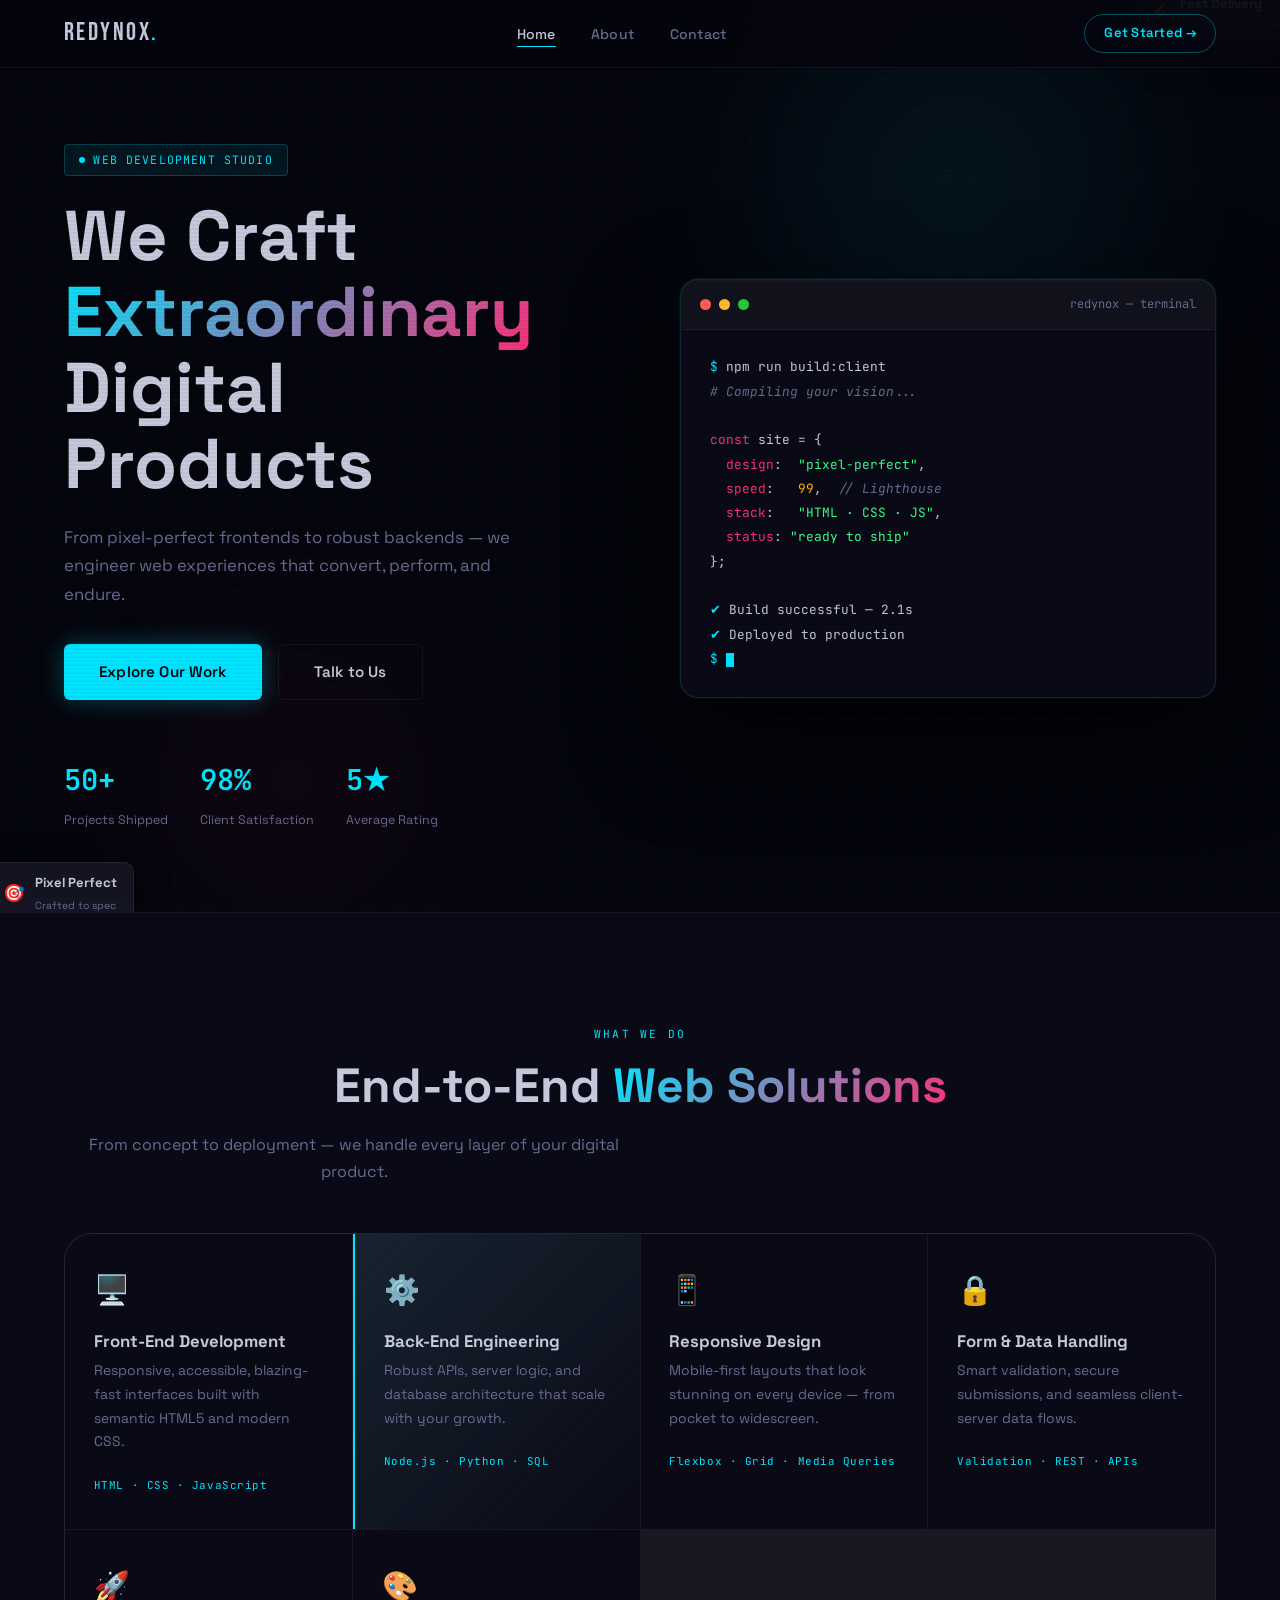
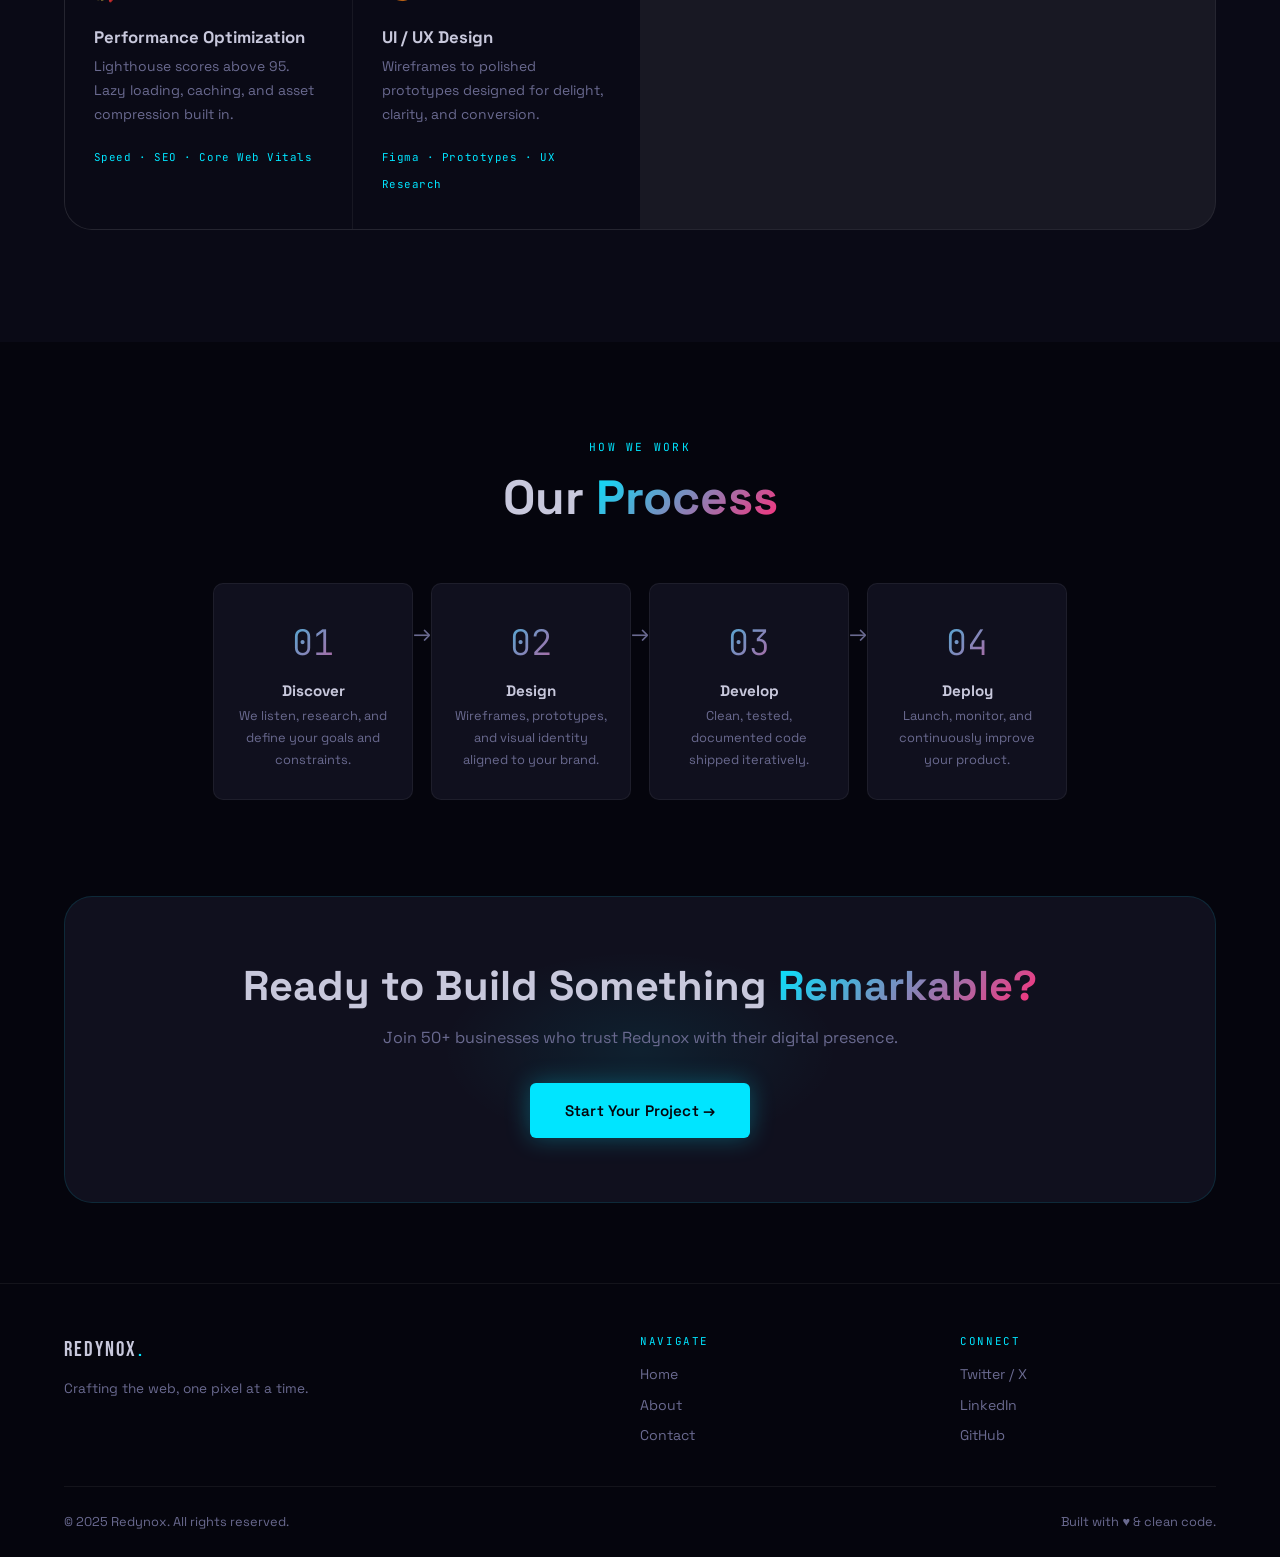
<file: task-1/index.html>
<!DOCTYPE html>
<html lang="en">
<head>
  <meta charset="UTF-8" />
  <meta name="viewport" content="width=device-width, initial-scale=1.0" />
  <title>Redynox — Redefining Digital</title>
  <meta name="description" content="Redynox is a modern web development studio building pixel-perfect, scalable digital products." />
  <link rel="stylesheet" href="style.css" />
  <script src="script.js" defer></script>
</head>
<body class="home-page">

  <!-- ═══ NAVBAR ═══ -->
  <nav class="navbar">
    <a href="index.html" class="logo">REDYNOX<span class="logo-accent">.</span></a>
    <ul class="nav-links">
      <li><a href="index.html" class="active">Home</a></li>
      <li><a href="about.html">About</a></li>
      <li><a href="contact.html">Contact</a></li>
    </ul>
    <a href="contact.html" class="nav-pill">Get Started →</a>
    <button class="hamburger" aria-label="Toggle menu" aria-expanded="false">
      <span></span><span></span><span></span>
    </button>
  </nav>

  <!-- ═══ HERO ═══ -->
  <section class="hero">
    <div class="glow glow-1"></div>
    <div class="glow glow-2"></div>

    <div class="hero-content">
      <span class="hero-badge">
        <span class="pulse-dot"></span>
        Web Development Studio
      </span>

      <h1 class="hero-heading">
        We Craft<br />
        <span class="gradient-text">Extraordinary</span><br />
        Digital Products
      </h1>

      <p class="hero-sub">
        From pixel-perfect frontends to robust backends — we engineer web experiences
        that convert, perform, and endure.
      </p>

      <div class="hero-cta">
        <a href="about.html" class="btn btn-cyan btn-lg">Explore Our Work</a>
        <a href="contact.html" class="btn btn-outline btn-lg">Talk to Us</a>
      </div>

      <div class="hero-metrics">
        <div class="metric">
          <span class="metric-val">50+</span>
          <span class="metric-label">Projects Shipped</span>
        </div>
        <div class="metric">
          <span class="metric-val">98%</span>
          <span class="metric-label">Client Satisfaction</span>
        </div>
        <div class="metric">
          <span class="metric-val">5★</span>
          <span class="metric-label">Average Rating</span>
        </div>
      </div>
    </div>

    <!-- Terminal visual -->
    <div class="terminal-wrap">
      <div class="terminal">
        <div class="term-bar">
          <span class="t-dot r"></span>
          <span class="t-dot y"></span>
          <span class="t-dot g"></span>
          <span class="term-title">redynox — terminal</span>
        </div>
        <pre class="term-body"><span class="t-prompt">$</span> <span class="t-cmd">npm run build:client</span>
<span class="t-comment"># Compiling your vision...</span>

<span class="t-key">const</span> <span class="t-cmd">site</span> = {
  <span class="t-key">design</span>:  <span class="t-string">"pixel-perfect"</span>,
  <span class="t-key">speed</span>:   <span class="t-num">99</span><span class="t-cmd">,  </span><span class="t-comment">// Lighthouse</span>
  <span class="t-key">stack</span>:   <span class="t-string">"HTML · CSS · JS"</span>,
  <span class="t-key">status</span>: <span class="t-string">"ready to ship"</span>
};

<span class="t-prompt">✔</span> <span class="t-cmd">Build successful — 2.1s</span>
<span class="t-prompt">✔</span> <span class="t-cmd">Deployed to production</span>
<span class="t-prompt">$</span> <span class="t-cursor"></span></pre>
      </div>

      <div class="chip chip-1">
        <span class="chip-icon">⚡</span>
        <div>
          <strong>Fast Delivery</strong>
          <small>On-time, every time</small>
        </div>
      </div>
      <div class="chip chip-2">
        <span class="chip-icon">🎯</span>
        <div>
          <strong>Pixel Perfect</strong>
          <small>Crafted to spec</small>
        </div>
      </div>
    </div>
  </section>

  <!-- ═══ SERVICES ═══ -->
  <section class="services">
    <span class="eyebrow">What We Do</span>
    <h2 class="section-title">End-to-End <span class="gradient-text">Web Solutions</span></h2>
    <p class="section-body">
      From concept to deployment — we handle every layer of your digital product.
    </p>

    <div class="services-grid">
      <article class="svc-card">
        <span class="svc-icon">🖥️</span>
        <h3>Front-End Development</h3>
        <p>Responsive, accessible, blazing-fast interfaces built with semantic HTML5 and modern CSS.</p>
        <span class="svc-tag">HTML · CSS · JavaScript</span>
      </article>

      <article class="svc-card featured">
        <span class="svc-icon">⚙️</span>
        <h3>Back-End Engineering</h3>
        <p>Robust APIs, server logic, and database architecture that scale with your growth.</p>
        <span class="svc-tag">Node.js · Python · SQL</span>
      </article>

      <article class="svc-card">
        <span class="svc-icon">📱</span>
        <h3>Responsive Design</h3>
        <p>Mobile-first layouts that look stunning on every device — from pocket to widescreen.</p>
        <span class="svc-tag">Flexbox · Grid · Media Queries</span>
      </article>

      <article class="svc-card">
        <span class="svc-icon">🔒</span>
        <h3>Form &amp; Data Handling</h3>
        <p>Smart validation, secure submissions, and seamless client-server data flows.</p>
        <span class="svc-tag">Validation · REST · APIs</span>
      </article>

      <article class="svc-card">
        <span class="svc-icon">🚀</span>
        <h3>Performance Optimization</h3>
        <p>Lighthouse scores above 95. Lazy loading, caching, and asset compression built in.</p>
        <span class="svc-tag">Speed · SEO · Core Web Vitals</span>
      </article>

      <article class="svc-card">
        <span class="svc-icon">🎨</span>
        <h3>UI / UX Design</h3>
        <p>Wireframes to polished prototypes designed for delight, clarity, and conversion.</p>
        <span class="svc-tag">Figma · Prototypes · UX Research</span>
      </article>
    </div>
  </section>

  <!-- ═══ PROCESS ═══ -->
  <section class="process">
    <span class="eyebrow">How We Work</span>
    <h2 class="section-title">Our <span class="gradient-text">Process</span></h2>

    <div class="process-row">
      <div class="p-step">
        <div class="p-num">01</div>
        <h4>Discover</h4>
        <p>We listen, research, and define your goals and constraints.</p>
      </div>
      <span class="p-arrow">→</span>
      <div class="p-step">
        <div class="p-num">02</div>
        <h4>Design</h4>
        <p>Wireframes, prototypes, and visual identity aligned to your brand.</p>
      </div>
      <span class="p-arrow">→</span>
      <div class="p-step">
        <div class="p-num">03</div>
        <h4>Develop</h4>
        <p>Clean, tested, documented code shipped iteratively.</p>
      </div>
      <span class="p-arrow">→</span>
      <div class="p-step">
        <div class="p-num">04</div>
        <h4>Deploy</h4>
        <p>Launch, monitor, and continuously improve your product.</p>
      </div>
    </div>
  </section>

  <!-- ═══ CTA ═══ -->
  <section class="cta-strip">
    <h2>Ready to Build Something <span class="gradient-text">Remarkable?</span></h2>
    <p>Join 50+ businesses who trust Redynox with their digital presence.</p>
    <a href="contact.html" class="btn btn-cyan btn-lg">Start Your Project →</a>
  </section>

  <!-- ═══ FOOTER ═══ -->
  <footer class="footer">
    <div class="footer-inner">
      <div class="f-brand">
        <span class="logo">REDYNOX<span class="logo-accent">.</span></span>
        <p>Crafting the web, one pixel at a time.</p>
      </div>
      <div class="f-col">
        <span class="f-col-head">Navigate</span>
        <a href="index.html">Home</a>
        <a href="about.html">About</a>
        <a href="contact.html">Contact</a>
      </div>
      <div class="f-col">
        <span class="f-col-head">Connect</span>
        <a href="#">Twitter / X</a>
        <a href="#">LinkedIn</a>
        <a href="#">GitHub</a>
      </div>
    </div>
    <div class="footer-bottom">
      <span>© 2025 Redynox. All rights reserved.</span>
      <span>Built with ♥ &amp; clean code.</span>
    </div>
  </footer>

</body>
</html>
</file>
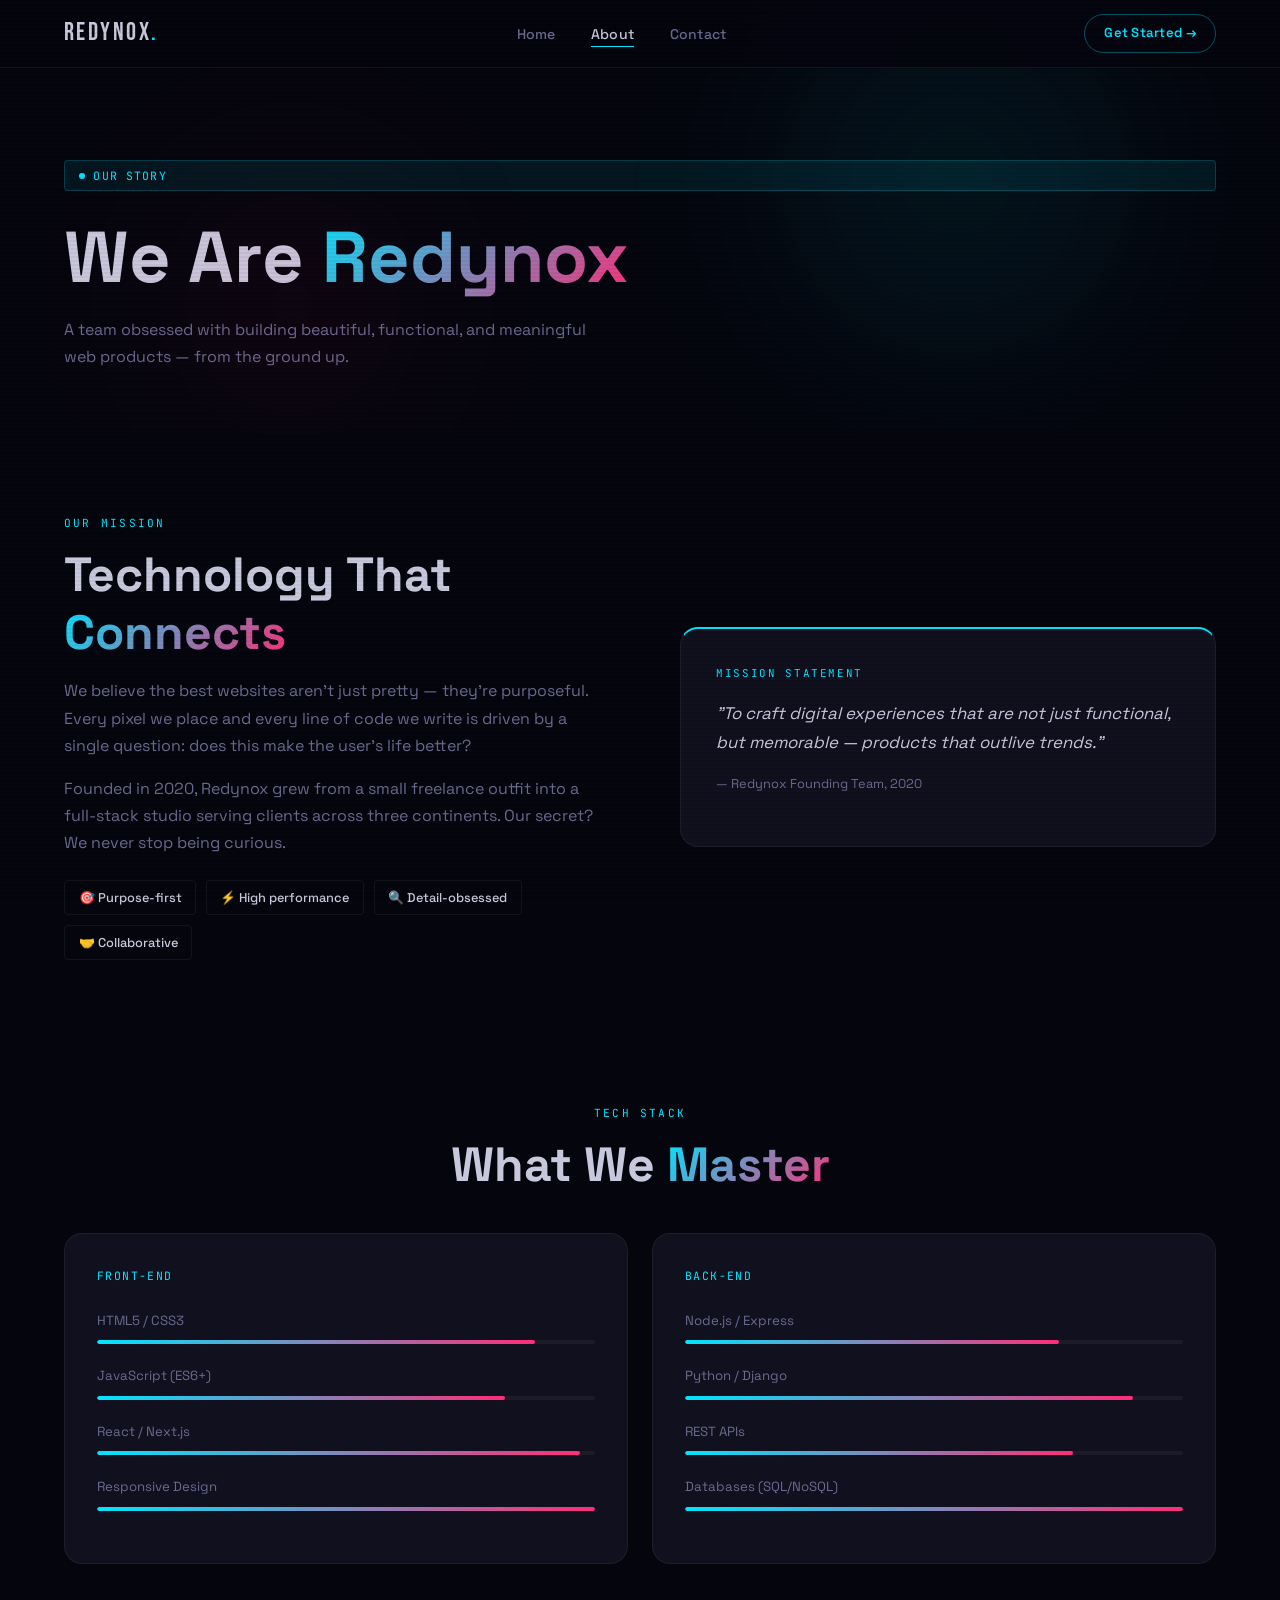
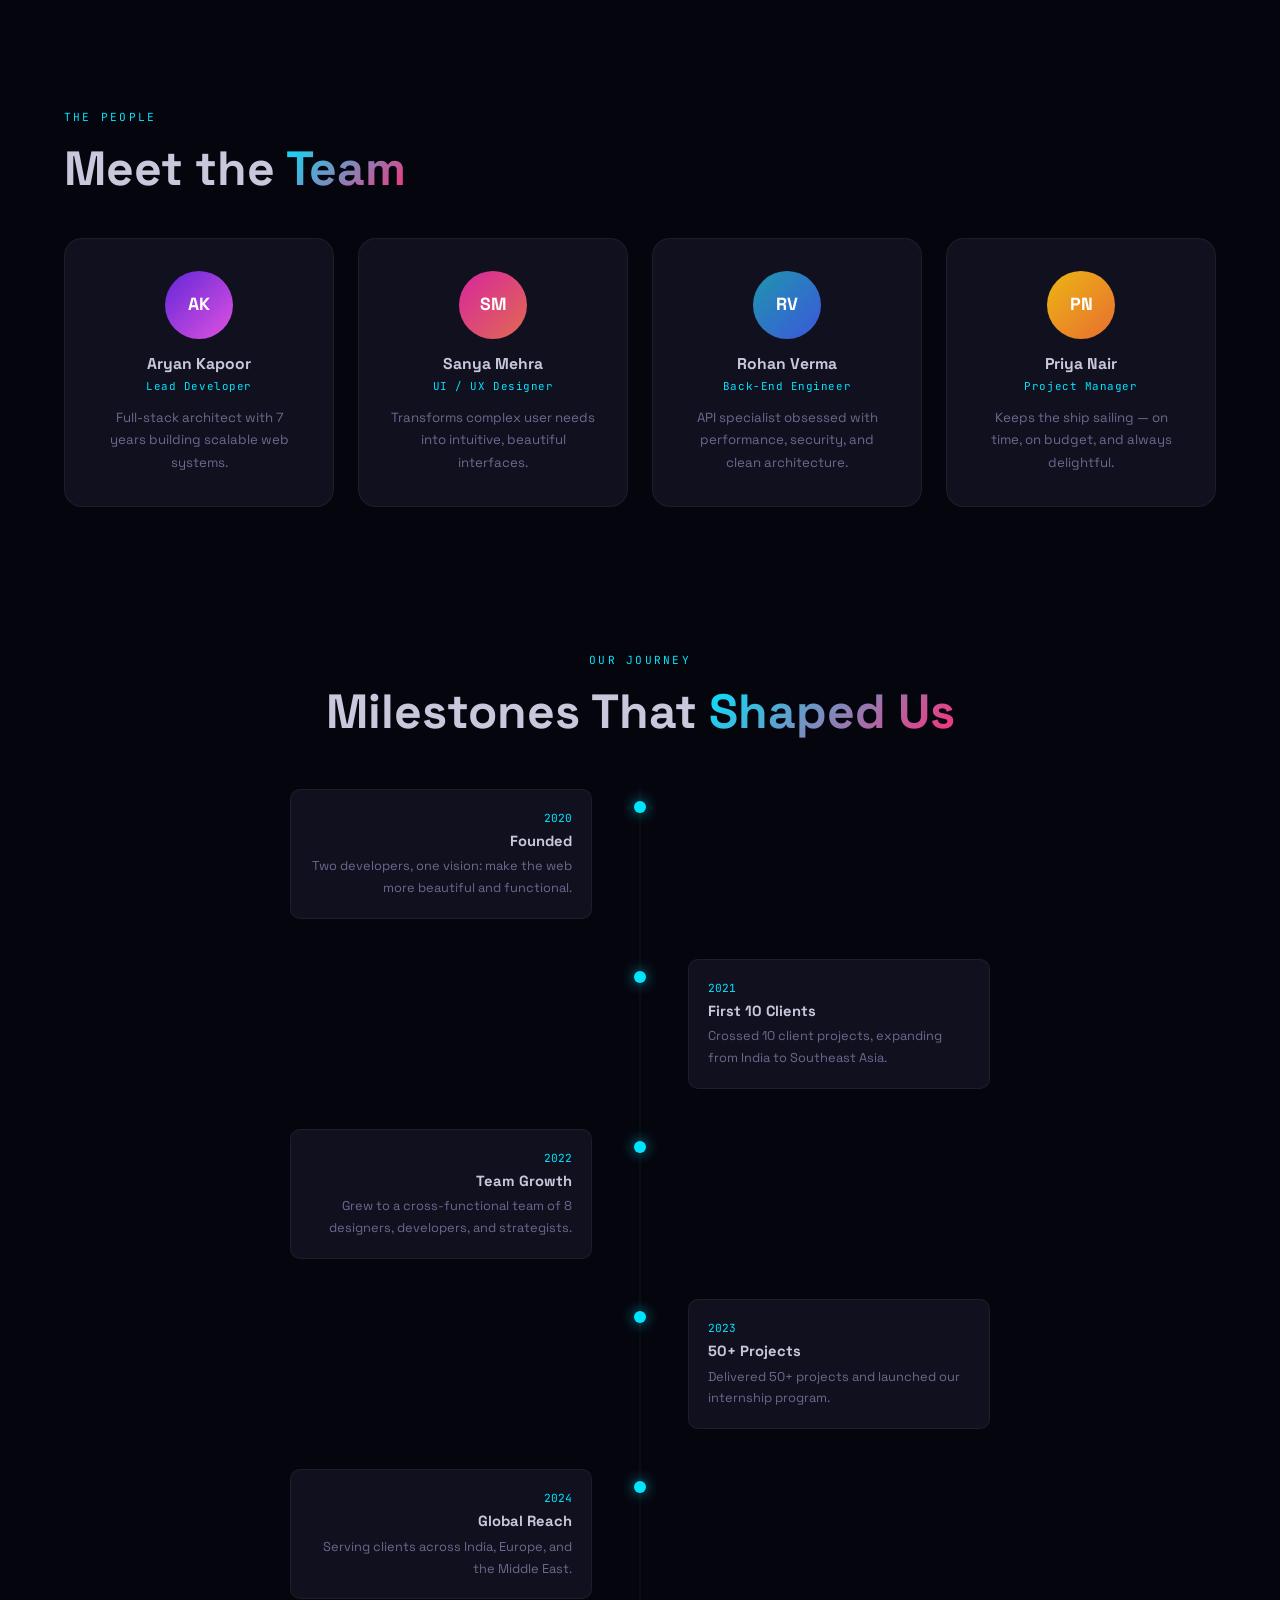
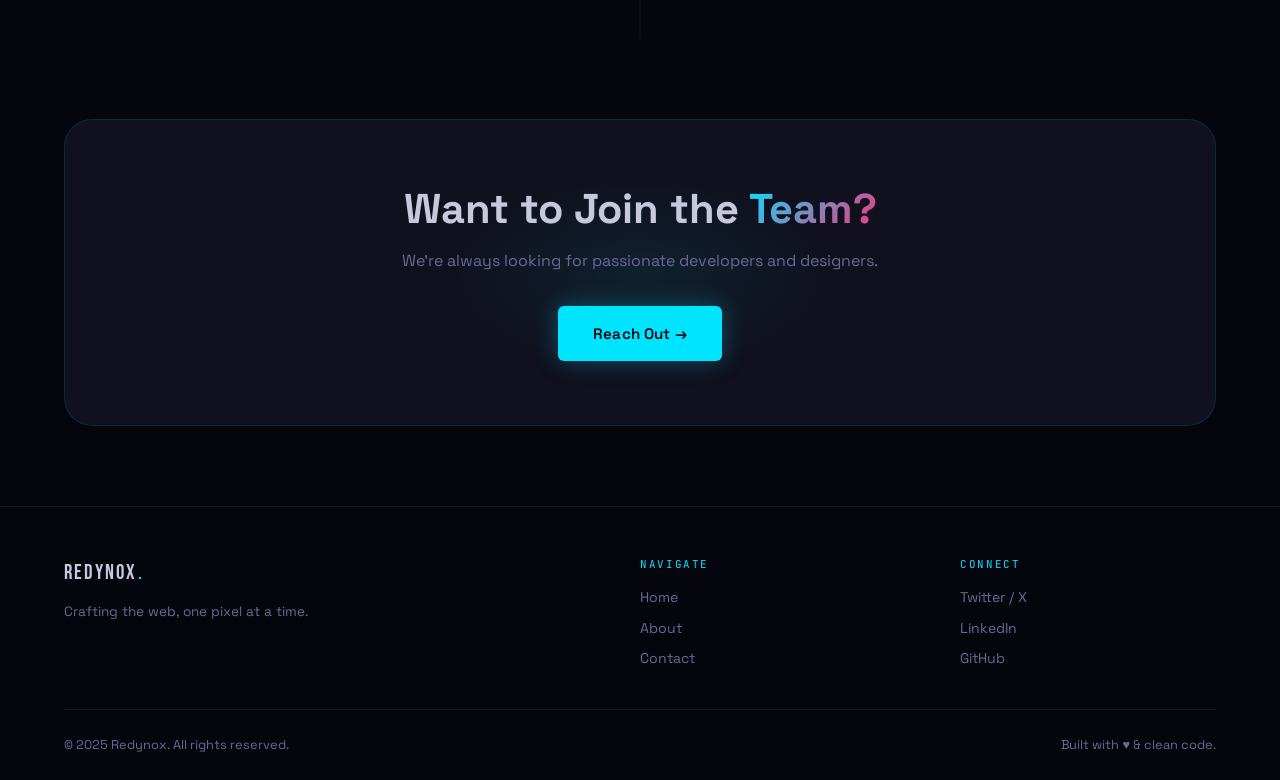
<file: task-1/about.html>
<!DOCTYPE html>
<html lang="en">
<head>
  <meta charset="UTF-8" />
  <meta name="viewport" content="width=device-width, initial-scale=1.0" />
  <title>About — Redynox</title>
  <meta name="description" content="Learn about Redynox — our mission, team, tech stack, and journey since 2020." />
  <link rel="stylesheet" href="style.css" />
  <script src="script.js" defer></script>
</head>
<body class="about-page">

  <!-- ═══ NAVBAR ═══ -->
  <nav class="navbar">
    <a href="index.html" class="logo">REDYNOX<span class="logo-accent">.</span></a>
    <ul class="nav-links">
      <li><a href="index.html">Home</a></li>
      <li><a href="about.html" class="active">About</a></li>
      <li><a href="contact.html">Contact</a></li>
    </ul>
    <a href="contact.html" class="nav-pill">Get Started →</a>
    <button class="hamburger" aria-label="Toggle menu" aria-expanded="false">
      <span></span><span></span><span></span>
    </button>
  </nav>

  <!-- ═══ PAGE HERO ═══ -->
  <section class="page-hero">
    <div class="glow glow-1"></div>
    <div class="glow glow-2"></div>
    <span class="hero-badge">
      <span class="pulse-dot"></span>
      Our Story
    </span>
    <h1 class="page-hero-title">We Are <span class="gradient-text">Redynox</span></h1>
    <p class="page-hero-sub">
      A team obsessed with building beautiful, functional, and meaningful web products —
      from the ground up.
    </p>
  </section>

  <!-- ═══ MISSION ═══ -->
  <section class="mission">
    <div class="mission-text">
      <span class="eyebrow">Our Mission</span>
      <h2 class="section-title">Technology That <span class="gradient-text">Connects</span></h2>
      <p>
        We believe the best websites aren't just pretty — they're purposeful. Every pixel
        we place and every line of code we write is driven by a single question: does this
        make the user's life better?
      </p>
      <p>
        Founded in 2020, Redynox grew from a small freelance outfit into a full-stack studio
        serving clients across three continents. Our secret? We never stop being curious.
      </p>
      <div class="chips-row">
        <span class="tag-chip">🎯 Purpose-first</span>
        <span class="tag-chip">⚡ High performance</span>
        <span class="tag-chip">🔍 Detail-obsessed</span>
        <span class="tag-chip">🤝 Collaborative</span>
      </div>
    </div>

    <div class="mission-visual">
      <div class="quote-card">
        <span class="qc-label">Mission Statement</span>
        <blockquote class="qc-text">
          "To craft digital experiences that are not just functional, but memorable —
           products that outlive trends."
        </blockquote>
        <p class="qc-author">— Redynox Founding Team, 2020</p>
      </div>
    </div>
  </section>

  <!-- ═══ SKILLS ═══ -->
  <section class="skills-section">
    <span class="eyebrow">Tech Stack</span>
    <h2 class="section-title">What We <span class="gradient-text">Master</span></h2>

    <div class="skills-grid">
      <div class="skill-box">
        <p class="skill-box-head">Front-End</p>
        <div class="bar-item">
          <span class="bar-label">HTML5 / CSS3</span>
          <div class="bar-track"><div class="bar-fill"></div></div>
        </div>
        <div class="bar-item">
          <span class="bar-label">JavaScript (ES6+)</span>
          <div class="bar-track"><div class="bar-fill"></div></div>
        </div>
        <div class="bar-item">
          <span class="bar-label">React / Next.js</span>
          <div class="bar-track"><div class="bar-fill"></div></div>
        </div>
        <div class="bar-item">
          <span class="bar-label">Responsive Design</span>
          <div class="bar-track"><div class="bar-fill"></div></div>
        </div>
      </div>

      <div class="skill-box">
        <p class="skill-box-head">Back-End</p>
        <div class="bar-item">
          <span class="bar-label">Node.js / Express</span>
          <div class="bar-track"><div class="bar-fill"></div></div>
        </div>
        <div class="bar-item">
          <span class="bar-label">Python / Django</span>
          <div class="bar-track"><div class="bar-fill"></div></div>
        </div>
        <div class="bar-item">
          <span class="bar-label">REST APIs</span>
          <div class="bar-track"><div class="bar-fill"></div></div>
        </div>
        <div class="bar-item">
          <span class="bar-label">Databases (SQL/NoSQL)</span>
          <div class="bar-track"><div class="bar-fill"></div></div>
        </div>
      </div>
    </div>
  </section>

  <!-- ═══ TEAM ═══ -->
  <section class="team-section">
    <span class="eyebrow">The People</span>
    <h2 class="section-title">Meet the <span class="gradient-text">Team</span></h2>

    <div class="team-grid">
      <article class="team-card">
        <div class="t-avatar"><span>AK</span></div>
        <h4>Aryan Kapoor</h4>
        <span class="t-role">Lead Developer</span>
        <p>Full-stack architect with 7 years building scalable web systems.</p>
      </article>

      <article class="team-card">
        <div class="t-avatar"><span>SM</span></div>
        <h4>Sanya Mehra</h4>
        <span class="t-role">UI / UX Designer</span>
        <p>Transforms complex user needs into intuitive, beautiful interfaces.</p>
      </article>

      <article class="team-card">
        <div class="t-avatar"><span>RV</span></div>
        <h4>Rohan Verma</h4>
        <span class="t-role">Back-End Engineer</span>
        <p>API specialist obsessed with performance, security, and clean architecture.</p>
      </article>

      <article class="team-card">
        <div class="t-avatar"><span>PN</span></div>
        <h4>Priya Nair</h4>
        <span class="t-role">Project Manager</span>
        <p>Keeps the ship sailing — on time, on budget, and always delightful.</p>
      </article>
    </div>
  </section>

  <!-- ═══ TIMELINE ═══ -->
  <section class="timeline-section">
    <span class="eyebrow">Our Journey</span>
    <h2 class="section-title">Milestones That <span class="gradient-text">Shaped Us</span></h2>

    <div class="timeline">
      <div class="tl-row l">
        <div class="tl-dot"></div>
        <div class="tl-card">
          <span class="tl-year">2020</span>
          <h4>Founded</h4>
          <p>Two developers, one vision: make the web more beautiful and functional.</p>
        </div>
      </div>
      <div class="tl-row r">
        <div class="tl-dot"></div>
        <div class="tl-card">
          <span class="tl-year">2021</span>
          <h4>First 10 Clients</h4>
          <p>Crossed 10 client projects, expanding from India to Southeast Asia.</p>
        </div>
      </div>
      <div class="tl-row l">
        <div class="tl-dot"></div>
        <div class="tl-card">
          <span class="tl-year">2022</span>
          <h4>Team Growth</h4>
          <p>Grew to a cross-functional team of 8 designers, developers, and strategists.</p>
        </div>
      </div>
      <div class="tl-row r">
        <div class="tl-dot"></div>
        <div class="tl-card">
          <span class="tl-year">2023</span>
          <h4>50+ Projects</h4>
          <p>Delivered 50+ projects and launched our internship program.</p>
        </div>
      </div>
      <div class="tl-row l">
        <div class="tl-dot"></div>
        <div class="tl-card">
          <span class="tl-year">2024</span>
          <h4>Global Reach</h4>
          <p>Serving clients across India, Europe, and the Middle East.</p>
        </div>
      </div>
    </div>
  </section>

  <!-- ═══ CTA ═══ -->
  <section class="cta-strip">
    <h2>Want to Join the <span class="gradient-text">Team?</span></h2>
    <p>We're always looking for passionate developers and designers.</p>
    <a href="contact.html" class="btn btn-cyan btn-lg">Reach Out →</a>
  </section>

  <!-- ═══ FOOTER ═══ -->
  <footer class="footer">
    <div class="footer-inner">
      <div class="f-brand">
        <span class="logo">REDYNOX<span class="logo-accent">.</span></span>
        <p>Crafting the web, one pixel at a time.</p>
      </div>
      <div class="f-col">
        <span class="f-col-head">Navigate</span>
        <a href="index.html">Home</a>
        <a href="about.html">About</a>
        <a href="contact.html">Contact</a>
      </div>
      <div class="f-col">
        <span class="f-col-head">Connect</span>
        <a href="#">Twitter / X</a>
        <a href="#">LinkedIn</a>
        <a href="#">GitHub</a>
      </div>
    </div>
    <div class="footer-bottom">
      <span>© 2025 Redynox. All rights reserved.</span>
      <span>Built with ♥ &amp; clean code.</span>
    </div>
  </footer>

</body>
</html>
</file>
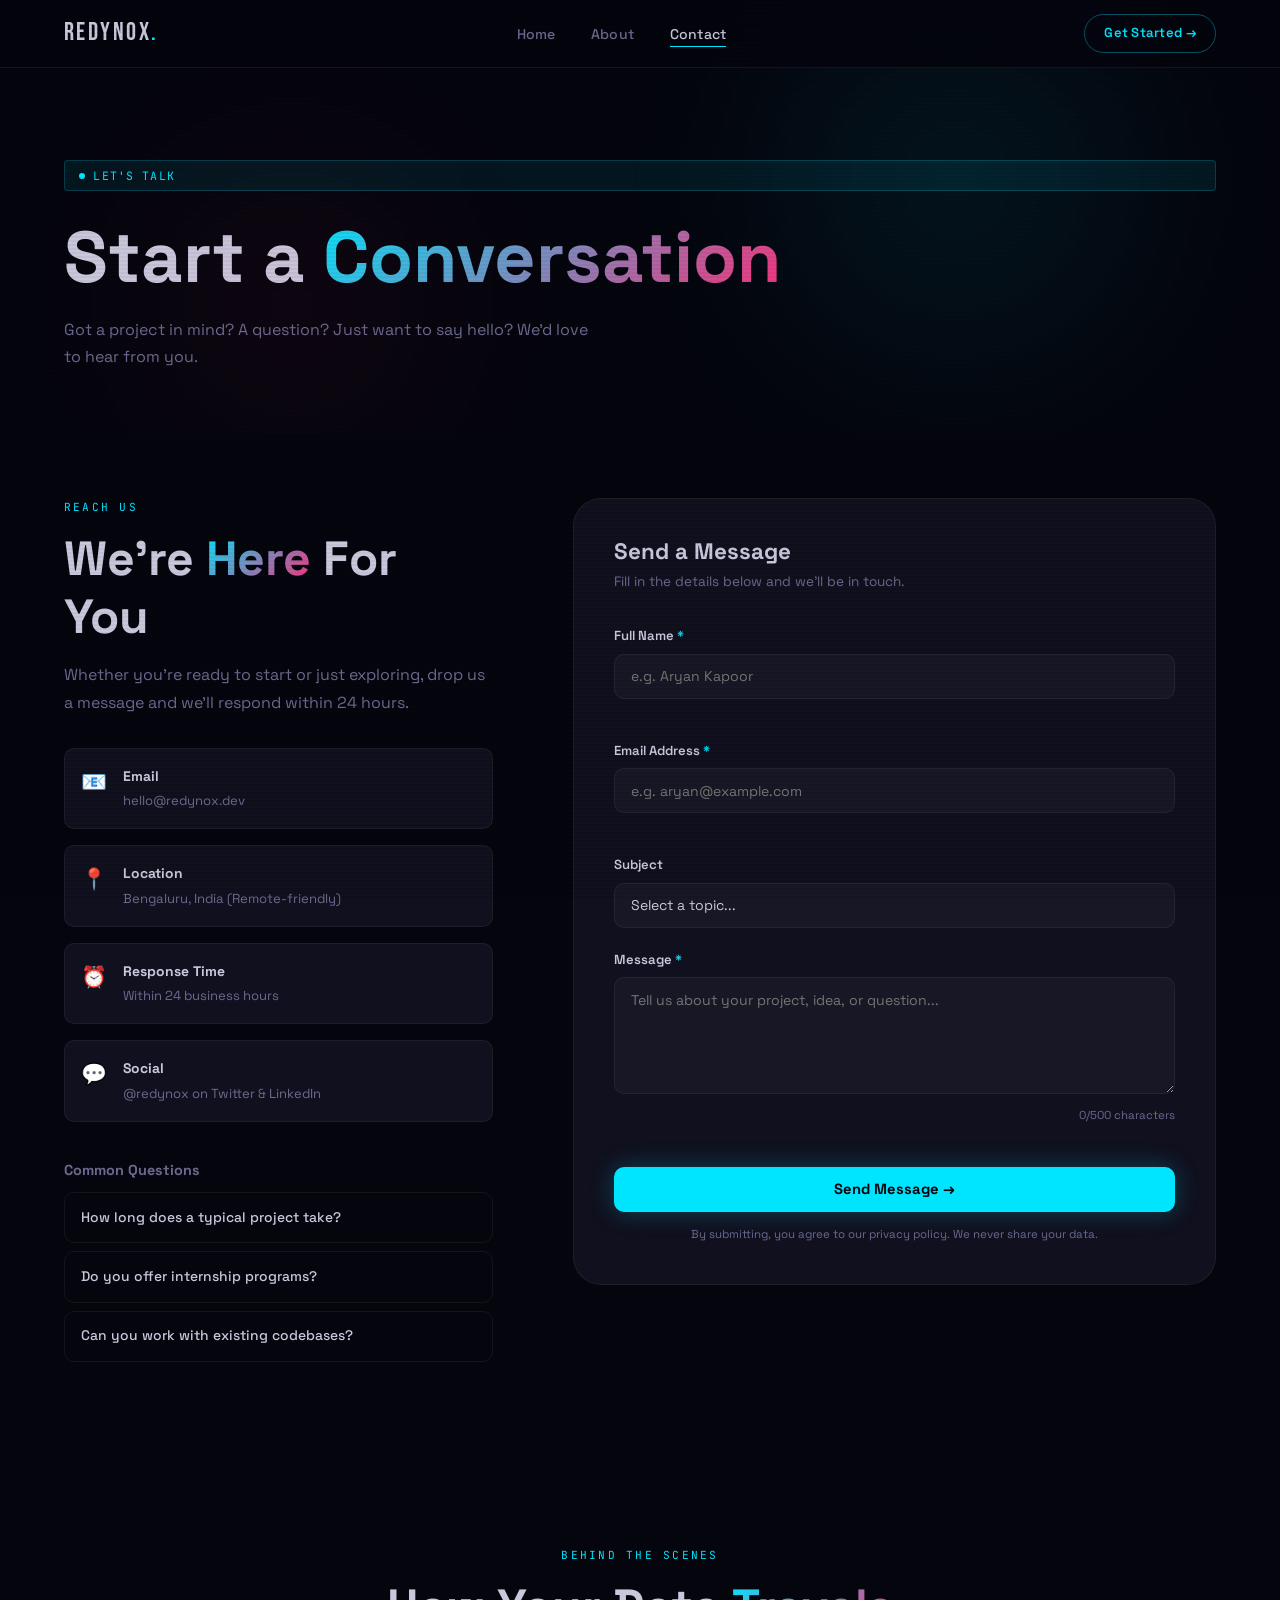
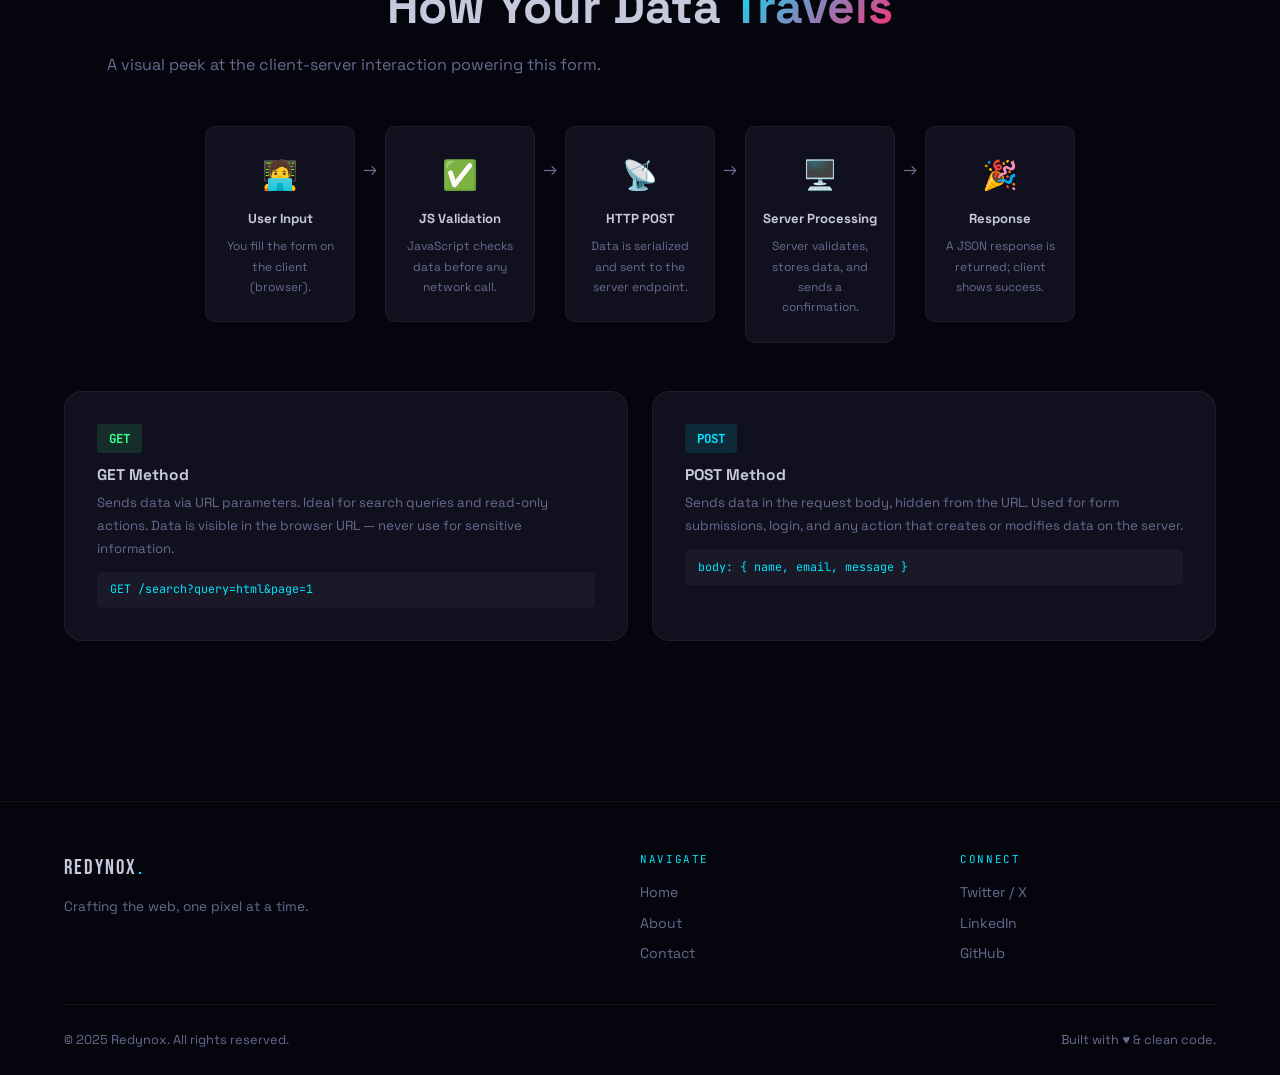
<file: task-1/contact.html>
<!DOCTYPE html>
<html lang="en">
<head>
  <meta charset="UTF-8" />
  <meta name="viewport" content="width=device-width, initial-scale=1.0" />
  <title>Contact — Redynox</title>
  <meta name="description" content="Get in touch with Redynox. Start a project, ask a question, or say hello." />
  <link rel="stylesheet" href="style.css" />
  <script src="script.js" defer></script>
</head>
<body class="contact-page">

  <!-- ═══ NAVBAR ═══ -->
  <nav class="navbar">
    <a href="index.html" class="logo">REDYNOX<span class="logo-accent">.</span></a>
    <ul class="nav-links">
      <li><a href="index.html">Home</a></li>
      <li><a href="about.html">About</a></li>
      <li><a href="contact.html" class="active">Contact</a></li>
    </ul>
    <a href="contact.html" class="nav-pill active-pill">Get Started →</a>
    <button class="hamburger" aria-label="Toggle menu" aria-expanded="false">
      <span></span><span></span><span></span>
    </button>
  </nav>

  <!-- ═══ PAGE HERO ═══ -->
  <section class="page-hero">
    <div class="glow glow-1"></div>
    <div class="glow glow-2"></div>
    <span class="hero-badge">
      <span class="pulse-dot"></span>
      Let's Talk
    </span>
    <h1 class="page-hero-title">Start a <span class="gradient-text">Conversation</span></h1>
    <p class="page-hero-sub">
      Got a project in mind? A question? Just want to say hello?
      We'd love to hear from you.
    </p>
  </section>

  <!-- ═══ CONTACT BODY ═══ -->
  <section class="contact-layout">

    <!-- Left: Info -->
    <div class="contact-left">
      <span class="eyebrow">Reach Us</span>
      <h2 class="section-title">We're <span class="gradient-text">Here</span> For You</h2>
      <p class="contact-sub">
        Whether you're ready to start or just exploring, drop us a message and
        we'll respond within 24 hours.
      </p>

      <ul class="info-list">
        <li class="info-row">
          <span class="info-ico">📧</span>
          <div>
            <strong>Email</strong>
            <p><a href="mailto:hello@redynox.dev">hello@redynox.dev</a></p>
          </div>
        </li>
        <li class="info-row">
          <span class="info-ico">📍</span>
          <div>
            <strong>Location</strong>
            <p>Bengaluru, India (Remote-friendly)</p>
          </div>
        </li>
        <li class="info-row">
          <span class="info-ico">⏰</span>
          <div>
            <strong>Response Time</strong>
            <p>Within 24 business hours</p>
          </div>
        </li>
        <li class="info-row">
          <span class="info-ico">💬</span>
          <div>
            <strong>Social</strong>
            <p>@redynox on Twitter &amp; LinkedIn</p>
          </div>
        </li>
      </ul>

      <div class="faq">
        <h4>Common Questions</h4>
        <details class="faq-row">
          <summary>How long does a typical project take?</summary>
          <p>A landing page: 1–2 weeks. A full web app: 4–12 weeks depending on scope.</p>
        </details>
        <details class="faq-row">
          <summary>Do you offer internship programs?</summary>
          <p>Yes! We run structured tracks for web development interns. Use this form to apply.</p>
        </details>
        <details class="faq-row">
          <summary>Can you work with existing codebases?</summary>
          <p>Absolutely. We do audits, refactors, and feature additions on legacy projects.</p>
        </details>
      </div>
    </div>

    <!-- Right: Form (HTML/CSS only for Task 1) -->
    <div class="form-card">
      <h3 class="form-card-title">Send a Message</h3>
      <p class="form-card-sub">Fill in the details below and we'll be in touch.</p>

      <form id="contact-form" action="#" method="POST" novalidate>
        <div class="f-group">
          <label for="name">Full Name <span class="req">*</span></label>
          <input
            type="text"
            id="name"
            name="name"
            class="f-input"
            placeholder="e.g. Aryan Kapoor"
            autocomplete="name"
            required
          />
          <span class="err-msg" id="name-error"></span>
        </div>

        <div class="f-group">
          <label for="email">Email Address <span class="req">*</span></label>
          <input
            type="email"
            id="email"
            name="email"
            class="f-input"
            placeholder="e.g. aryan@example.com"
            autocomplete="email"
            required
          />
          <span class="err-msg" id="email-error"></span>
        </div>

        <div class="f-group">
          <label for="subject">Subject</label>
          <select id="subject" name="subject" class="f-select">
            <option value="">Select a topic...</option>
            <option value="project">New Project Inquiry</option>
            <option value="internship">Internship / Career</option>
            <option value="support">Support / Maintenance</option>
            <option value="other">Other</option>
          </select>
        </div>

        <div class="f-group">
          <label for="message">Message <span class="req">*</span></label>
          <textarea
            id="message"
            name="message"
            class="f-textarea"
            rows="5"
            placeholder="Tell us about your project, idea, or question..."
            required
          ></textarea>
          <div class="char-bar"><span id="char-current">0</span>/500 characters</div>
          <span class="err-msg" id="message-error"></span>
        </div>

        <button type="submit" class="btn-submit">
          Send Message →
        </button>

        <p class="form-note">
          By submitting, you agree to our privacy policy. We never share your data.
        </p>
      </form>
    </div>
  </section>

  <!-- ═══ DATA FLOW EXPLAINER ═══ -->
  <section class="data-flow-section">
    <span class="eyebrow">Behind the Scenes</span>
    <h2 class="section-title">How Your Data <span class="gradient-text">Travels</span></h2>
    <p class="section-body">
      A visual peek at the client-server interaction powering this form.
    </p>

    <div class="flow-row">
      <div class="flow-node">
        <div class="fn-icon">🧑‍💻</div>
        <div class="fn-label">User Input</div>
        <div class="fn-desc">You fill the form on the client (browser).</div>
      </div>
      <span class="flow-arrow">→</span>
      <div class="flow-node">
        <div class="fn-icon">✅</div>
        <div class="fn-label">JS Validation</div>
        <div class="fn-desc">JavaScript checks data before any network call.</div>
      </div>
      <span class="flow-arrow">→</span>
      <div class="flow-node">
        <div class="fn-icon">📡</div>
        <div class="fn-label">HTTP POST</div>
        <div class="fn-desc">Data is serialized and sent to the server endpoint.</div>
      </div>
      <span class="flow-arrow">→</span>
      <div class="flow-node">
        <div class="fn-icon">🖥️</div>
        <div class="fn-label">Server Processing</div>
        <div class="fn-desc">Server validates, stores data, and sends a confirmation.</div>
      </div>
      <span class="flow-arrow">→</span>
      <div class="flow-node">
        <div class="fn-icon">🎉</div>
        <div class="fn-label">Response</div>
        <div class="fn-desc">A JSON response is returned; client shows success.</div>
      </div>
    </div>

    <div class="methods-grid">
      <div class="method-card get">
        <span class="m-badge">GET</span>
        <h4>GET Method</h4>
        <p>
          Sends data via URL parameters. Ideal for search queries and read-only actions.
          Data is visible in the browser URL — never use for sensitive information.
        </p>
        <code>GET /search?query=html&amp;page=1</code>
      </div>
      <div class="method-card post">
        <span class="m-badge">POST</span>
        <h4>POST Method</h4>
        <p>
          Sends data in the request body, hidden from the URL. Used for form submissions,
          login, and any action that creates or modifies data on the server.
        </p>
        <code>body: { name, email, message }</code>
      </div>
    </div>
  </section>

  <!-- ═══ FOOTER ═══ -->
  <footer class="footer">
    <div class="footer-inner">
      <div class="f-brand">
        <span class="logo">REDYNOX<span class="logo-accent">.</span></span>
        <p>Crafting the web, one pixel at a time.</p>
      </div>
      <div class="f-col">
        <span class="f-col-head">Navigate</span>
        <a href="index.html">Home</a>
        <a href="about.html">About</a>
        <a href="contact.html">Contact</a>
      </div>
      <div class="f-col">
        <span class="f-col-head">Connect</span>
        <a href="#">Twitter / X</a>
        <a href="#">LinkedIn</a>
        <a href="#">GitHub</a>
      </div>
    </div>
    <div class="footer-bottom">
      <span>© 2025 Redynox. All rights reserved.</span>
      <span>Built with ♥ &amp; clean code.</span>
    </div>
  </footer>

</body>
</html>
</file>
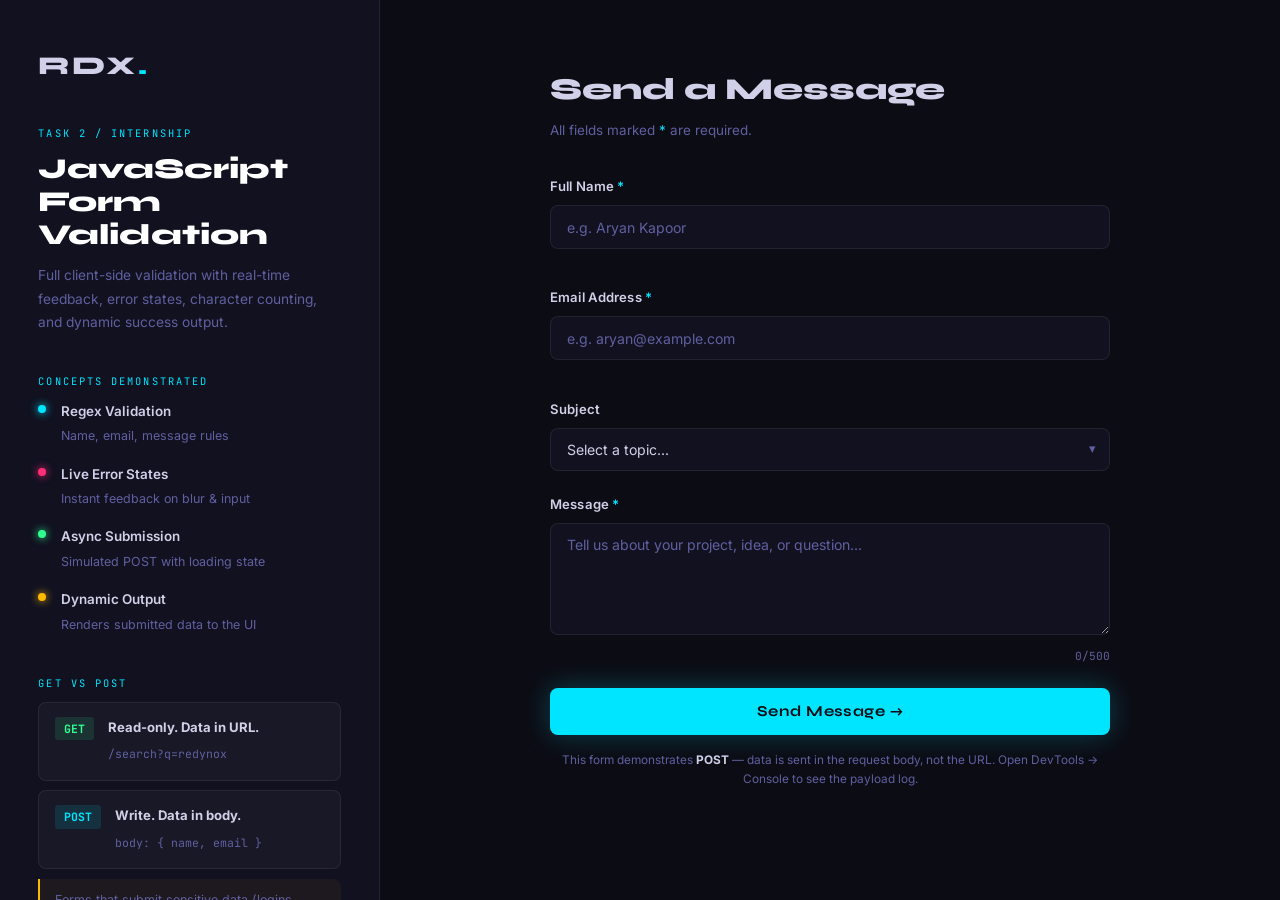
<file: task-2/form.html>
<!DOCTYPE html>
<html lang="en">
<head>
  <meta charset="UTF-8" />
  <meta name="viewport" content="width=device-width, initial-scale=1.0" />
  <title>Task 2 — Contact Form with JS Validation</title>
  <link rel="stylesheet" href="style.css" />
</head>
<body>

  <div class="page-shell">

    <!-- Left panel: info + GET vs POST -->
    <aside class="info-panel">
      <div class="panel-logo">RDX<span>.</span></div>

      <div class="panel-block">
        <p class="panel-label">Task 2 / Internship</p>
        <h1 class="panel-title">JavaScript Form<br />Validation</h1>
        <p class="panel-sub">
          Full client-side validation with real-time feedback, error states,
          character counting, and dynamic success output.
        </p>
      </div>

      <div class="panel-block">
        <p class="panel-label">Concepts Demonstrated</p>
        <ul class="concept-list">
          <li class="concept-item">
            <span class="c-dot cyan"></span>
            <div>
              <strong>Regex Validation</strong>
              <span>Name, email, message rules</span>
            </div>
          </li>
          <li class="concept-item">
            <span class="c-dot magenta"></span>
            <div>
              <strong>Live Error States</strong>
              <span>Instant feedback on blur &amp; input</span>
            </div>
          </li>
          <li class="concept-item">
            <span class="c-dot lime"></span>
            <div>
              <strong>Async Submission</strong>
              <span>Simulated POST with loading state</span>
            </div>
          </li>
          <li class="concept-item">
            <span class="c-dot amber"></span>
            <div>
              <strong>Dynamic Output</strong>
              <span>Renders submitted data to the UI</span>
            </div>
          </li>
        </ul>
      </div>

      <!-- GET vs POST explainer -->
      <div class="panel-block">
        <p class="panel-label">GET vs POST</p>

        <div class="method-chip get-chip">
          <span class="m-tag">GET</span>
          <div>
            <strong>Read-only. Data in URL.</strong>
            <code>/search?q=redynox</code>
          </div>
        </div>

        <div class="method-chip post-chip">
          <span class="m-tag">POST</span>
          <div>
            <strong>Write. Data in body.</strong>
            <code>body: &#123; name, email &#125;</code>
          </div>
        </div>

        <p class="method-note">
          Forms that submit sensitive data (logins, contact info) must always
          use <strong>POST</strong> — data never appears in the browser URL.
        </p>
      </div>

      <div class="panel-footer">
        <span>Redynox Web Development Internship</span>
        <span>HTML5 · CSS3 · JavaScript</span>
      </div>
    </aside>

    <!-- Right panel: the form -->
    <main class="form-panel">
      <div class="form-shell">

        <!-- Success overlay -->
        <div class="success-overlay hidden" id="success-overlay">
          <div class="success-inner">
            <div class="s-ring">
              <span class="s-check">✓</span>
            </div>
            <h2 class="s-title">Message Sent!</h2>
            <p class="s-sub" id="s-sub">Thanks <strong id="s-name">there</strong>! We've received your message and will reply within 24 hours.</p>

            <div class="s-data" id="s-data"></div>

            <button class="btn-reset" id="btn-reset">
              ← Send another message
            </button>
          </div>
        </div>

        <!-- Header -->
        <div class="form-header">
          <h2 class="form-title">Send a Message</h2>
          <p class="form-subtitle">All fields marked <span class="req">*</span> are required.</p>
        </div>

        <!-- Form -->
        <form id="contact-form" novalidate>

          <!-- Name -->
          <div class="fg" id="fg-name">
            <label class="fl" for="name">
              Full Name <span class="req">*</span>
            </label>
            <div class="fi-wrap">
              <input
                type="text"
                id="name"
                name="name"
                class="fi"
                placeholder="e.g. Aryan Kapoor"
                autocomplete="name"
              />
              <span class="fi-status" id="s-name-icon" aria-hidden="true"></span>
            </div>
            <span class="fe" id="name-error" role="alert" aria-live="polite"></span>
          </div>

          <!-- Email -->
          <div class="fg" id="fg-email">
            <label class="fl" for="email">
              Email Address <span class="req">*</span>
            </label>
            <div class="fi-wrap">
              <input
                type="email"
                id="email"
                name="email"
                class="fi"
                placeholder="e.g. aryan@example.com"
                autocomplete="email"
              />
              <span class="fi-status" id="s-email-icon" aria-hidden="true"></span>
            </div>
            <span class="fe" id="email-error" role="alert" aria-live="polite"></span>
          </div>

          <!-- Subject -->
          <div class="fg">
            <label class="fl" for="subject">Subject</label>
            <div class="fi-wrap">
              <select id="subject" name="subject" class="fi fs">
                <option value="">Select a topic...</option>
                <option value="project">New Project Inquiry</option>
                <option value="internship">Internship / Career</option>
                <option value="support">Support / Maintenance</option>
                <option value="other">Other</option>
              </select>
              <span class="fi-caret">▾</span>
            </div>
          </div>

          <!-- Message -->
          <div class="fg" id="fg-message">
            <label class="fl" for="message">
              Message <span class="req">*</span>
            </label>
            <div class="fi-wrap">
              <textarea
                id="message"
                name="message"
                class="fi ft"
                rows="5"
                placeholder="Tell us about your project, idea, or question..."
              ></textarea>
            </div>
            <div class="f-meta">
              <span class="fe" id="message-error" role="alert" aria-live="polite"></span>
              <span class="char-count">
                <span id="char-now">0</span><span class="char-max">/500</span>
              </span>
            </div>
          </div>

          <!-- Submit -->
          <button type="submit" class="btn-submit" id="btn-submit">
            <span class="btn-text">Send Message →</span>
            <span class="btn-loading hidden" aria-hidden="true">
              <span class="spinner"></span> Sending…
            </span>
          </button>

          <p class="f-note">
            This form demonstrates <strong>POST</strong> — data is sent in the request body,
            not the URL. Open DevTools → Console to see the payload log.
          </p>
        </form>
      </div>
    </main>
  </div>

  <script src="script.js"></script>
</body>
</html>
</file>
<file: task-1/style.css>
/* ================================================================
   REDYNOX — Global Stylesheet  (Task 1 · HTML5 + CSS3)
   Theme: Obsidian Terminal — dark ink, electric cyan accents
   No inline styles anywhere — all values live here.
   ================================================================ */

/* ── GOOGLE FONTS ── */
@import url('https://fonts.googleapis.com/css2?family=Space+Grotesk:wght@300;400;500;600;700&family=Bebas+Neue&family=JetBrains+Mono:ital,wght@0,300;0,400;0,600;1,300&display=swap');

/* ── CSS RESET ── */
*, *::before, *::after { box-sizing: border-box; margin: 0; padding: 0; }
html { scroll-behavior: smooth; }

/* ── DESIGN TOKENS ── */
:root {
  /* Palette */
  --ink:        #05050d;
  --ink2:       #0a0a16;
  --ink3:       #10101e;
  --plate:      #141422;
  --rim:        rgba(255,255,255,0.06);
  --body:       #c8c8dc;
  --dim:        #6a6a90;
  --cyan:       #00e5ff;
  --cyan2:      #00b4cc;
  --magenta:    #ff2d78;
  --lime:       #39ff8c;
  --amber:      #ffb800;
  --danger:     #ff4458;

  /* Gradients */
  --g-main:   linear-gradient(135deg, var(--cyan), var(--magenta));
  --g-subtle: linear-gradient(135deg, rgba(0,229,255,.12), rgba(255,45,120,.06));

  /* Typography */
  --f-display: 'Bebas Neue', sans-serif;
  --f-body:    'Space Grotesk', sans-serif;
  --f-mono:    'JetBrains Mono', monospace;

  /* Spacing & shape */
  --r:    10px;
  --r-lg: 18px;
  --r-xl: 28px;
}

body {
  font-family: var(--f-body);
  background: var(--ink);
  color: var(--body);
  font-size: 16px;
  line-height: 1.7;
  overflow-x: hidden;
}

/* ── TYPOGRAPHY HELPERS ── */
h1, h2, h3, h4 { font-family: var(--f-body); line-height: 1.2; font-weight: 700; }

.display-text {
  font-family: var(--f-display);
  letter-spacing: 0.04em;
}

.gradient-text {
  background: var(--g-main);
  -webkit-background-clip: text;
  -webkit-text-fill-color: transparent;
  background-clip: text;
}

.eyebrow {
  font-family: var(--f-mono);
  font-size: 0.7rem;
  letter-spacing: 0.2em;
  text-transform: uppercase;
  color: var(--cyan);
  margin-bottom: 0.8rem;
  display: block;
}

.section-title {
  font-size: clamp(1.9rem, 4vw, 3rem);
  font-weight: 700;
  margin-bottom: 1rem;
}

.section-body {
  color: var(--dim);
  max-width: 580px;
  margin-bottom: 3rem;
}

/* ── SCAN-LINE OVERLAY ── */
body::before {
  content: '';
  position: fixed; inset: 0; pointer-events: none; z-index: 9999;
  background: repeating-linear-gradient(
    0deg,
    transparent,
    transparent 2px,
    rgba(0,0,0,0.04) 2px,
    rgba(0,0,0,0.04) 4px
  );
}

/* ── NAVBAR ── */
.navbar {
  position: fixed; top: 0; left: 0; right: 0; z-index: 100;
  display: flex; align-items: center;
  padding: 0 5%; height: 68px;
  background: rgba(5,5,13,0.85);
  backdrop-filter: blur(20px) saturate(150%);
  border-bottom: 1px solid var(--rim);
}

.logo {
  font-family: var(--f-display);
  font-size: 1.55rem;
  letter-spacing: 0.1em;
  color: var(--body);
  text-decoration: none;
}

.logo-accent { color: var(--cyan); }

.nav-links {
  display: flex; gap: 2.2rem;
  list-style: none; margin: 0 auto;
}

.nav-links a {
  color: var(--dim);
  text-decoration: none;
  font-size: 0.88rem;
  font-weight: 500;
  letter-spacing: 0.02em;
  position: relative;
  transition: color 0.2s;
}

.nav-links a::after {
  content: '';
  position: absolute; bottom: -4px; left: 0;
  height: 1px; width: 0;
  background: var(--cyan);
  transition: width 0.3s cubic-bezier(.4,0,.2,1);
}

.nav-links a:hover,
.nav-links a.active { color: var(--body); }

.nav-links a:hover::after,
.nav-links a.active::after { width: 100%; }

.nav-pill {
  padding: 0.45rem 1.2rem;
  border: 1px solid rgba(0,229,255,0.35);
  border-radius: 50px;
  color: var(--cyan);
  font-size: 0.82rem; font-weight: 600;
  text-decoration: none;
  letter-spacing: 0.02em;
  transition: background 0.25s, color 0.25s;
}

.nav-pill:hover { background: var(--cyan); color: var(--ink); }

.hamburger {
  display: none;
  flex-direction: column; gap: 5px;
  background: none; border: none; cursor: pointer; padding: 6px;
}

.hamburger span {
  display: block; width: 22px; height: 2px;
  background: var(--body); border-radius: 1px;
  transition: all 0.3s;
}

/* ── BUTTONS ── */
.btn {
  display: inline-flex; align-items: center; gap: 0.5rem;
  padding: 0.75rem 1.8rem;
  font-family: var(--f-body); font-size: 0.9rem; font-weight: 600;
  border-radius: 6px; text-decoration: none; cursor: pointer;
  border: none; transition: all 0.22s;
  letter-spacing: 0.01em;
}

.btn-cyan {
  background: var(--cyan);
  color: var(--ink);
  box-shadow: 0 0 24px rgba(0,229,255,0.3);
}
.btn-cyan:hover {
  background: #33eeff;
  box-shadow: 0 0 40px rgba(0,229,255,0.5);
  transform: translateY(-2px);
}

.btn-outline {
  background: transparent;
  color: var(--body);
  border: 1px solid var(--rim);
}
.btn-outline:hover {
  border-color: var(--cyan);
  color: var(--cyan);
}

.btn-lg { padding: 0.9rem 2.2rem; font-size: 0.95rem; }

/* ── HERO ── */
.hero {
  min-height: 100vh;
  display: grid; grid-template-columns: 1fr 1fr;
  align-items: center;
  padding: 9rem 5% 5rem;
  position: relative; overflow: hidden; gap: 5rem;
}

/* Dot-grid background */
.hero::before {
  content: '';
  position: absolute; inset: 0; pointer-events: none;
  background-image: radial-gradient(rgba(0,229,255,0.08) 1px, transparent 1px);
  background-size: 32px 32px;
}

/* Glow blobs */
.glow {
  position: absolute; border-radius: 50%;
  filter: blur(90px); pointer-events: none; opacity: 0.6;
}

.glow-1 {
  width: 520px; height: 520px;
  background: radial-gradient(circle, rgba(0,229,255,0.18), transparent 70%);
  top: -80px; right: 5%;
  animation: drift 9s ease-in-out infinite;
}

.glow-2 {
  width: 380px; height: 380px;
  background: radial-gradient(circle, rgba(255,45,120,0.14), transparent 70%);
  bottom: -60px; left: 8%;
  animation: drift 11s ease-in-out infinite reverse;
}

@keyframes drift {
  0%,100% { transform: translate(0,0); }
  33%      { transform: translate(20px,-30px); }
  66%      { transform: translate(-15px,20px); }
}

.hero-badge {
  display: inline-flex; align-items: center; gap: 0.5rem;
  padding: 0.3rem 0.9rem;
  background: rgba(0,229,255,0.08);
  border: 1px solid rgba(0,229,255,0.2);
  border-radius: 4px;
  font-family: var(--f-mono); font-size: 0.72rem;
  color: var(--cyan); letter-spacing: 0.1em; text-transform: uppercase;
  margin-bottom: 1.4rem;
  animation: fadeInUp 0.6s ease both;
}

.pulse-dot {
  width: 6px; height: 6px; border-radius: 50%;
  background: var(--cyan);
  animation: blink 2s ease infinite;
}

@keyframes blink { 0%,100%{opacity:1} 50%{opacity:0.2} }
@keyframes fadeInUp { from{opacity:0;transform:translateY(20px)} to{opacity:1;transform:none} }

.hero-heading {
  font-size: clamp(2.8rem, 5.5vw, 4.8rem);
  font-weight: 700;
  line-height: 1.08;
  margin-bottom: 1.3rem;
  animation: fadeInUp 0.65s 0.1s ease both;
}

.hero-sub {
  font-size: 1.05rem; color: var(--dim);
  max-width: 460px; margin-bottom: 2.2rem;
  animation: fadeInUp 0.65s 0.2s ease both;
}

.hero-cta {
  display: flex; gap: 1rem; flex-wrap: wrap;
  margin-bottom: 3.5rem;
  animation: fadeInUp 0.65s 0.3s ease both;
}

.hero-metrics {
  display: flex; gap: 2rem;
  animation: fadeInUp 0.65s 0.4s ease both;
}

.metric-val {
  font-family: var(--f-mono);
  font-size: 1.8rem; font-weight: 600;
  color: var(--cyan); display: block;
}

.metric-label { font-size: 0.78rem; color: var(--dim); }

/* Terminal card */
.terminal {
  background: var(--ink2);
  border: 1px solid rgba(0,229,255,0.15);
  border-radius: var(--r-lg);
  overflow: hidden;
  box-shadow: 0 40px 100px rgba(0,0,0,0.7),
              0 0 0 1px rgba(0,229,255,0.08),
              inset 0 1px 0 rgba(255,255,255,0.04);
  animation: fadeInUp 0.8s 0.15s ease both;
}

.term-bar {
  display: flex; align-items: center; gap: 0.5rem;
  padding: 0.9rem 1.2rem;
  background: rgba(255,255,255,0.03);
  border-bottom: 1px solid var(--rim);
}

.t-dot { width: 11px; height: 11px; border-radius: 50%; }
.t-dot.r { background: #ff5f57; }
.t-dot.y { background: #febc2e; }
.t-dot.g { background: #28c840; }

.term-title {
  font-family: var(--f-mono); font-size: 0.75rem;
  color: var(--dim); margin-left: auto;
}

.term-body {
  padding: 1.6rem 1.8rem;
  font-family: var(--f-mono); font-size: 0.8rem;
  line-height: 1.9; white-space: pre;
  overflow-x: auto;
}

.t-prompt   { color: var(--cyan); }
.t-cmd      { color: var(--body); }
.t-comment  { color: var(--dim); font-style: italic; }
.t-string   { color: var(--lime); }
.t-key      { color: var(--magenta); }
.t-num      { color: var(--amber); }
.t-cursor   {
  display: inline-block; width: 8px; height: 14px;
  background: var(--cyan); vertical-align: middle;
  animation: blink 1s step-end infinite;
}

/* Floating chips */
.chip {
  position: absolute;
  display: flex; align-items: center; gap: 0.6rem;
  padding: 0.6rem 1rem;
  background: var(--plate);
  border: 1px solid var(--rim);
  border-radius: var(--r);
  font-size: 0.78rem;
  box-shadow: 0 8px 32px rgba(0,0,0,0.5);
}

.chip-icon { font-size: 1.1rem; }
.chip strong { font-size: 0.82rem; display: block; }
.chip small { color: var(--dim); }

.chip-1 { top: -18px; right: -18px; animation: drift 6s ease-in-out infinite; }
.chip-2 { bottom: -14px; left: -14px; animation: drift 8s ease-in-out infinite reverse; }

/* ── SERVICES SECTION ── */
.services {
  padding: 7rem 5%;
  text-align: center;
  background: var(--ink2);
  border-top: 1px solid var(--rim);
}

.services-grid {
  display: grid;
  grid-template-columns: repeat(auto-fit, minmax(270px, 1fr));
  gap: 1px;
  margin-top: 3rem;
  background: var(--rim);
  border: 1px solid var(--rim);
  border-radius: var(--r-xl);
  overflow: hidden;
  text-align: left;
}

.svc-card {
  background: var(--ink2);
  padding: 2rem 1.8rem;
  transition: background 0.3s;
}

.svc-card:hover { background: var(--ink3); }

.svc-icon {
  font-size: 1.8rem; margin-bottom: 1rem;
  display: block;
}

.svc-card h3 { font-size: 1.05rem; font-weight: 700; margin-bottom: 0.5rem; }
.svc-card p  { color: var(--dim); font-size: 0.87rem; margin-bottom: 1rem; }
.svc-tag {
  font-family: var(--f-mono); font-size: 0.68rem;
  color: var(--cyan); letter-spacing: 0.05em;
}

/* Animation delay per card via nth-child */
.svc-card:nth-child(1) { animation: fadeInUp 0.5s 0.00s ease both; }
.svc-card:nth-child(2) { animation: fadeInUp 0.5s 0.08s ease both; }
.svc-card:nth-child(3) { animation: fadeInUp 0.5s 0.16s ease both; }
.svc-card:nth-child(4) { animation: fadeInUp 0.5s 0.24s ease both; }
.svc-card:nth-child(5) { animation: fadeInUp 0.5s 0.32s ease both; }
.svc-card:nth-child(6) { animation: fadeInUp 0.5s 0.40s ease both; }

/* Featured card */
.svc-card.featured {
  border-left: 2px solid var(--cyan);
  background: linear-gradient(135deg, rgba(0,229,255,0.06), var(--ink2));
}

/* ── PROCESS ── */
.process {
  padding: 6rem 5%;
  text-align: center;
}

.process-row {
  display: flex; align-items: flex-start;
  justify-content: center;
  gap: 0; margin-top: 3.5rem;
  flex-wrap: wrap;
}

.p-step {
  flex: 1; min-width: 150px; max-width: 200px;
  padding: 1.8rem 1.2rem;
  text-align: center;
  background: var(--ink3);
  border: 1px solid var(--rim);
  border-radius: var(--r);
}

.p-num {
  font-family: var(--f-mono); font-size: 2.2rem; font-weight: 300;
  color: transparent;
  background: var(--g-main);
  -webkit-background-clip: text;
  background-clip: text;
  -webkit-text-fill-color: transparent;
  margin-bottom: 0.6rem;
}

.p-step h4 { font-size: 0.95rem; margin-bottom: 0.3rem; }
.p-step p  { font-size: 0.8rem; color: var(--dim); }
.p-arrow { font-size: 1.4rem; color: var(--dim); padding-top: 2rem; flex-shrink: 0; }

/* ── CTA BANNER ── */
.cta-strip {
  margin: 0 5%; padding: 4rem 3rem;
  background: var(--ink3);
  border: 1px solid rgba(0,229,255,0.12);
  border-radius: var(--r-xl);
  text-align: center;
  position: relative; overflow: hidden;
}

.cta-strip::before {
  content: '';
  position: absolute; left: 50%; top: 50%;
  transform: translate(-50%,-50%);
  width: 400px; height: 200px; border-radius: 50%;
  background: radial-gradient(ellipse, rgba(0,229,255,0.08), transparent 70%);
}

.cta-strip h2 { font-size: clamp(1.6rem,4vw,2.6rem); margin-bottom: 0.8rem; position: relative; }
.cta-strip p  { color: var(--dim); margin-bottom: 2rem; position: relative; }
.cta-strip .btn { position: relative; }

/* ── FOOTER ── */
.footer {
  border-top: 1px solid var(--rim);
  padding: 3rem 5% 1.5rem;
  margin-top: 5rem;
}

.footer-inner {
  display: flex; gap: 4rem; flex-wrap: wrap;
  margin-bottom: 2rem;
}

.f-brand { flex: 2; min-width: 200px; }
.f-brand .logo { font-size: 1.3rem; margin-bottom: 0.6rem; display: block; }
.f-brand p { color: var(--dim); font-size: 0.85rem; }

.f-col { flex: 1; min-width: 120px; }
.f-col-head {
  font-family: var(--f-mono); font-size: 0.68rem;
  letter-spacing: 0.15em; text-transform: uppercase;
  color: var(--cyan); margin-bottom: 0.8rem; display: block;
}
.f-col a {
  display: block; color: var(--dim);
  text-decoration: none; font-size: 0.88rem;
  margin-bottom: 0.4rem; transition: color 0.2s;
}
.f-col a:hover { color: var(--body); }

.footer-bottom {
  display: flex; justify-content: space-between;
  flex-wrap: wrap; gap: 0.5rem;
  padding-top: 1.5rem; border-top: 1px solid var(--rim);
  font-size: 0.8rem; color: var(--dim);
}

/* ── PAGE HERO (About / Contact) ── */
.page-hero {
  min-height: 46vh;
  display: flex; flex-direction: column; justify-content: flex-end;
  padding: 10rem 5% 4rem;
  position: relative; overflow: hidden;
}

.page-hero-title {
  font-size: clamp(2.6rem, 6vw, 4.5rem);
  font-weight: 700; margin-bottom: 1rem;
}

.page-hero-sub { color: var(--dim); max-width: 540px; }

/* ── ABOUT — MISSION ── */
.mission {
  display: grid; grid-template-columns: 1fr 1fr;
  gap: 5rem; padding: 5rem 5%;
  align-items: center;
}

.mission p { color: var(--dim); margin-bottom: 1rem; }

.chips-row { display: flex; flex-wrap: wrap; gap: 0.6rem; margin-top: 1.5rem; }
.tag-chip {
  padding: 0.35rem 0.85rem;
  border: 1px solid var(--rim); border-radius: 4px;
  font-size: 0.8rem; font-weight: 500;
  transition: border-color 0.2s, color 0.2s;
}
.tag-chip:hover { border-color: var(--cyan); color: var(--cyan); }

.quote-card {
  background: var(--ink3);
  border: 1px solid var(--rim);
  border-radius: var(--r-lg); padding: 2.2rem;
  border-top: 2px solid var(--cyan);
}
.qc-label {
  font-family: var(--f-mono); font-size: 0.68rem;
  letter-spacing: 0.15em; text-transform: uppercase;
  color: var(--cyan); margin-bottom: 1rem; display: block;
}
.qc-text {
  font-size: 1.05rem; line-height: 1.75;
  font-style: italic; color: var(--body);
  border: none; margin-bottom: 1rem;
}
.qc-author { font-size: 0.8rem; color: var(--dim); }

/* ── SKILLS ── */
.skills-section { padding: 4rem 5% 5rem; text-align: center; }
.skills-grid {
  display: grid; grid-template-columns: 1fr 1fr;
  gap: 1.5rem; margin-top: 2.5rem; text-align: left;
}

.skill-box {
  background: var(--ink3);
  border: 1px solid var(--rim);
  border-radius: var(--r-lg); padding: 2rem;
}

.skill-box-head {
  font-family: var(--f-mono); font-size: 0.72rem;
  letter-spacing: 0.12em; text-transform: uppercase;
  color: var(--cyan); margin-bottom: 1.5rem;
}

.bar-item { margin-bottom: 1.3rem; }
.bar-label { font-size: 0.83rem; color: var(--dim); display: block; margin-bottom: 0.5rem; }

.bar-track {
  height: 4px;
  background: rgba(255,255,255,0.05);
  border-radius: 2px; overflow: hidden;
}

.bar-fill {
  height: 100%; border-radius: 2px;
  background: linear-gradient(90deg, var(--cyan), var(--magenta));
  transition: width 1.4s cubic-bezier(.4,0,.2,1);
  width: 0;
}

.bar-fill.anim { width: var(--bar-w); }

/* Front-end skill widths */
.skills-grid .skill-box:nth-child(1) .bar-item:nth-child(1) .bar-fill { --bar-w: 95%; }
.skills-grid .skill-box:nth-child(1) .bar-item:nth-child(2) .bar-fill { --bar-w: 88%; }
.skills-grid .skill-box:nth-child(1) .bar-item:nth-child(3) .bar-fill { --bar-w: 82%; }
.skills-grid .skill-box:nth-child(1) .bar-item:nth-child(4) .bar-fill { --bar-w: 97%; }
/* Back-end skill widths */
.skills-grid .skill-box:nth-child(2) .bar-item:nth-child(1) .bar-fill { --bar-w: 80%; }
.skills-grid .skill-box:nth-child(2) .bar-item:nth-child(2) .bar-fill { --bar-w: 75%; }
.skills-grid .skill-box:nth-child(2) .bar-item:nth-child(3) .bar-fill { --bar-w: 90%; }
.skills-grid .skill-box:nth-child(2) .bar-item:nth-child(4) .bar-fill { --bar-w: 78%; }

/* ── TEAM ── */
.team-section { padding: 4rem 5% 5rem; }
.team-grid {
  display: grid;
  grid-template-columns: repeat(auto-fit, minmax(220px, 1fr));
  gap: 1.5rem; margin-top: 2.5rem;
}

.team-card {
  background: var(--ink3);
  border: 1px solid var(--rim);
  border-radius: var(--r-lg); padding: 2rem;
  text-align: center;
  transition: transform 0.3s, border-color 0.3s;
}
.team-card:hover { transform: translateY(-5px); border-color: rgba(0,229,255,0.3); }

.t-avatar {
  width: 68px; height: 68px; border-radius: 50%;
  display: flex; align-items: center; justify-content: center;
  margin: 0 auto 1rem;
  font-family: var(--f-body); font-weight: 700; font-size: 1.1rem; color: #fff;
}

/* Avatar colors per position — no inline styles needed */
.team-card:nth-child(1) .t-avatar { background: linear-gradient(135deg, hsl(260,70%,50%), hsl(300,70%,60%)); }
.team-card:nth-child(2) .t-avatar { background: linear-gradient(135deg, hsl(320,70%,50%), hsl(10,70%,60%));  }
.team-card:nth-child(3) .t-avatar { background: linear-gradient(135deg, hsl(190,70%,40%), hsl(230,70%,55%)); }
.team-card:nth-child(4) .t-avatar { background: linear-gradient(135deg, hsl(45,85%,50%),  hsl(20,80%,55%));  }

.team-card h4 { font-size: 0.98rem; margin-bottom: 0.2rem; }
.t-role {
  font-family: var(--f-mono); font-size: 0.68rem;
  color: var(--cyan); letter-spacing: 0.05em;
  display: block; margin-bottom: 0.7rem;
}
.team-card p { font-size: 0.83rem; color: var(--dim); }

/* ── TIMELINE ── */
.timeline-section { padding: 4rem 5% 5rem; text-align: center; }

.timeline {
  position: relative; max-width: 700px;
  margin: 3rem auto 0;
}
.timeline::before {
  content: ''; position: absolute;
  left: 50%; top: 0; bottom: 0;
  width: 1px; background: var(--rim);
  transform: translateX(-50%);
}

.tl-row { position: relative; width: 50%; padding-bottom: 2.5rem; }
.tl-row.l { padding-right: 3rem; text-align: right; }
.tl-row.r { padding-left: 3rem; margin-left: 50%; text-align: left; }

.tl-dot {
  position: absolute; top: 0.75rem;
  width: 12px; height: 12px; border-radius: 50%;
  background: var(--cyan);
  box-shadow: 0 0 14px rgba(0,229,255,0.7);
}
.tl-row.l .tl-dot { right: -6px; }
.tl-row.r .tl-dot { left: -6px; }

.tl-card {
  background: var(--ink3); border: 1px solid var(--rim);
  border-radius: var(--r); padding: 1.2rem;
}
.tl-year {
  font-family: var(--f-mono); font-size: 0.7rem;
  color: var(--cyan); display: block; margin-bottom: 0.3rem;
}
.tl-card h4 { font-size: 0.92rem; margin-bottom: 0.3rem; }
.tl-card p  { font-size: 0.8rem; color: var(--dim); }

/* ── CONTACT PAGE ── */
.contact-layout {
  display: grid; grid-template-columns: 1fr 1.5fr;
  gap: 5rem; padding: 4rem 5% 6rem; align-items: start;
}

.contact-sub { color: var(--dim); margin-bottom: 2rem; }

.info-list { display: flex; flex-direction: column; gap: 1rem; margin-bottom: 2.5rem; }
.info-row {
  display: flex; align-items: flex-start; gap: 1rem;
  background: var(--ink3); border: 1px solid var(--rim);
  border-radius: var(--r); padding: 1rem;
}
.info-ico { font-size: 1.3rem; flex-shrink: 0; }
.info-row strong { display: block; font-size: 0.87rem; margin-bottom: 0.1rem; }
.info-row p { font-size: 0.82rem; color: var(--dim); }
.info-row a { color: var(--dim); text-decoration: none; }
.info-row a:hover { color: var(--cyan); }

/* FAQ */
.faq { margin-top: 0.5rem; }
.faq h4 { font-size: 0.9rem; color: var(--dim); margin-bottom: 0.8rem; }
.faq-row {
  border: 1px solid var(--rim); border-radius: var(--r);
  margin-bottom: 0.5rem; overflow: hidden;
}
.faq-row summary {
  padding: 0.8rem 1rem; cursor: pointer;
  font-size: 0.87rem; font-weight: 500;
  list-style: none; transition: color 0.2s;
}
.faq-row summary:hover { color: var(--cyan); }
.faq-row p { padding: 0 1rem 0.8rem; font-size: 0.83rem; color: var(--dim); }

/* Form card */
.form-card {
  background: var(--ink3); border: 1px solid var(--rim);
  border-radius: var(--r-xl); padding: 2.5rem;
  position: sticky; top: 90px;
}
.form-card-title { font-size: 1.4rem; font-weight: 700; margin-bottom: 0.25rem; }
.form-card-sub   { font-size: 0.85rem; color: var(--dim); margin-bottom: 2rem; }

.f-group { margin-bottom: 1.3rem; }
.f-group label {
  display: block; font-size: 0.82rem; font-weight: 600;
  margin-bottom: 0.4rem;
}
.req { color: var(--cyan); }

.f-input,
.f-select,
.f-textarea {
  width: 100%; padding: 0.78rem 1rem;
  background: rgba(255,255,255,0.03);
  border: 1px solid var(--rim);
  border-radius: var(--r); color: var(--body);
  font-family: var(--f-body); font-size: 0.88rem;
  outline: none; appearance: none;
  transition: border-color 0.2s, box-shadow 0.2s;
}
.f-input:focus, .f-select:focus, .f-textarea:focus {
  border-color: var(--cyan);
  box-shadow: 0 0 0 3px rgba(0,229,255,0.12);
}
.f-input.ok      { border-color: var(--lime); }
.f-input.err,
.f-textarea.err  { border-color: var(--danger); }

.f-textarea { resize: vertical; }

.char-bar { text-align: right; font-size: 0.72rem; color: var(--dim); margin-top: 0.25rem; }
.err-msg  { font-size: 0.75rem; color: var(--danger); display: block; margin-top: 0.25rem; min-height: 1rem; }

.btn-submit {
  width: 100%; padding: 0.85rem;
  background: var(--cyan); color: var(--ink);
  font-family: var(--f-body); font-size: 0.92rem; font-weight: 700;
  border: none; border-radius: var(--r); cursor: pointer;
  box-shadow: 0 0 24px rgba(0,229,255,0.25);
  transition: background 0.2s, box-shadow 0.2s, transform 0.2s;
  position: relative;
}
.btn-submit:hover { background: #2defff; box-shadow: 0 0 40px rgba(0,229,255,0.4); transform: translateY(-1px); }
.btn-submit:disabled { opacity: 0.6; cursor: not-allowed; transform: none; }
.form-note { font-size: 0.72rem; color: var(--dim); text-align: center; margin-top: 0.8rem; }

/* Success state */
.form-success {
  text-align: center; padding: 2rem 1rem;
}
.s-icon { font-size: 2.8rem; margin-bottom: 0.6rem; }
.form-success h4 { font-size: 1.2rem; margin-bottom: 0.4rem; }
.form-success p  { color: var(--dim); font-size: 0.88rem; margin-bottom: 1.2rem; }
.preview-block {
  background: rgba(255,255,255,0.03);
  border: 1px solid var(--rim); border-radius: var(--r);
  padding: 1rem; text-align: left;
  font-size: 0.78rem; font-family: var(--f-mono);
  margin-bottom: 1.2rem; line-height: 2;
}
.hidden { display: none !important; }

/* ── DATA FLOW (contact page) ── */
.data-flow-section { padding: 5rem 5%; text-align: center; }
.flow-row {
  display: flex; align-items: flex-start;
  justify-content: center; flex-wrap: wrap;
  gap: 0.5rem; margin: 3rem 0;
}

.flow-node {
  background: var(--ink3); border: 1px solid var(--rim);
  border-radius: var(--r); padding: 1.5rem 1rem;
  flex: 1; min-width: 120px; max-width: 150px; text-align: center;
}
.fn-icon  { font-size: 1.8rem; margin-bottom: 0.5rem; }
.fn-label { font-family: var(--f-body); font-size: 0.82rem; font-weight: 700; margin-bottom: 0.35rem; }
.fn-desc  { font-size: 0.75rem; color: var(--dim); }
.flow-arrow { font-size: 1.1rem; color: var(--dim); padding-top: 1.8rem; flex-shrink: 0; animation: arrPulse 1.8s ease-in-out infinite; }
@keyframes arrPulse { 0%,100%{opacity:.3;transform:translateX(0)} 50%{opacity:1;transform:translateX(4px)} }

.methods-grid {
  display: grid; grid-template-columns: 1fr 1fr;
  gap: 1.5rem; margin-top: 2rem; text-align: left;
}
.method-card {
  background: var(--ink3); border: 1px solid var(--rim);
  border-radius: var(--r-lg); padding: 2rem;
}
.m-badge {
  display: inline-block; padding: 0.25rem 0.75rem;
  border-radius: 3px; font-family: var(--f-mono);
  font-size: 0.78rem; font-weight: 700; margin-bottom: 0.8rem;
}
.method-card.get .m-badge { background: rgba(57,255,140,0.12); color: var(--lime); }
.method-card.post .m-badge{ background: rgba(0,229,255,0.12);  color: var(--cyan); }
.method-card h4 { font-size: 0.97rem; margin-bottom: 0.5rem; }
.method-card p  { font-size: 0.83rem; color: var(--dim); margin-bottom: 0.75rem; }
.method-card code {
  display: block; font-family: var(--f-mono); font-size: 0.73rem;
  background: rgba(255,255,255,0.04); border-radius: 5px;
  padding: 0.5rem 0.8rem; color: var(--cyan); word-break: break-all;
}

/* ── MOBILE NAV ── */
@media (max-width: 900px) {
  .nav-links { display: none; }
  .hamburger { display: flex; }
  .nav-links.open {
    display: flex; flex-direction: column; gap: 1rem;
    position: fixed; top: 68px; left: 0; right: 0;
    background: var(--ink2); padding: 1.5rem 5%;
    border-bottom: 1px solid var(--rim); z-index: 99;
  }
}

/* ── RESPONSIVE ── */
@media (max-width: 1024px) {
  .hero             { grid-template-columns: 1fr; text-align: center; }
  .hero-cta         { justify-content: center; }
  .hero-metrics     { justify-content: center; }
  .hero-sub         { margin: 0 auto 2.2rem; }
  .terminal-wrap    { display: none; }
  .mission          { grid-template-columns: 1fr; }
  .skills-grid      { grid-template-columns: 1fr; }
  .contact-layout   { grid-template-columns: 1fr; }
  .methods-grid     { grid-template-columns: 1fr; }
  .form-card        { position: static; }
}

@media (max-width: 640px) {
  .services-grid    { grid-template-columns: 1fr; }
  .footer-inner     { gap: 2rem; }
  .process-row      { flex-direction: column; align-items: center; }
  .p-arrow          { transform: rotate(90deg); padding: 0; }
  .timeline::before { left: 14px; }
  .tl-row           { width: 100%; padding-right: 0; padding-left: 2.5rem; text-align: left; }
  .tl-row.r         { margin-left: 0; padding-left: 2.5rem; }
  .tl-row.l .tl-dot,
  .tl-row.r .tl-dot { left: 8px; right: auto; }
  .flow-row         { flex-direction: column; align-items: center; }
  .flow-arrow       { transform: rotate(90deg); padding: 0; }
}
</file>
<file: task-2/style.css>
/* ================================================================
   REDYNOX — Task 2 Stylesheet
   Form Validation Demonstration
   Aesthetic: Editorial split-panel, minimal, typographic
   ================================================================ */

@import url('https://fonts.googleapis.com/css2?family=Inter:wght@300;400;500;600;700&family=Syne:wght@600;700;800&family=JetBrains+Mono:wght@400;600&display=swap');

/* ── RESET ── */
*, *::before, *::after { box-sizing: border-box; margin: 0; padding: 0; }
html { scroll-behavior: smooth; }

/* ── TOKENS ── */
:root {
  --bg:       #0c0c14;
  --bg2:      #111120;
  --plate:    #181826;
  --rim:      rgba(255,255,255,0.07);
  --body:     #d0d0e8;
  --muted:    #6060a0;
  --cyan:     #00e5ff;
  --magenta:  #ff2d78;
  --lime:     #30ff90;
  --amber:    #ffb800;
  --danger:   #ff4050;

  --f-ui:   'Inter',        sans-serif;
  --f-head: 'Syne',         sans-serif;
  --f-mono: 'JetBrains Mono', monospace;

  --r:  8px;
  --r2: 14px;
}

body {
  font-family: var(--f-ui);
  background: var(--bg);
  color: var(--body);
  font-size: 15px;
  line-height: 1.65;
  min-height: 100vh;
}

/* ── LAYOUT ── */
.page-shell {
  display: grid;
  grid-template-columns: 380px 1fr;
  min-height: 100vh;
}

/* ── LEFT INFO PANEL ── */
.info-panel {
  background: var(--bg2);
  border-right: 1px solid var(--rim);
  padding: 2.8rem 2.4rem;
  display: flex; flex-direction: column; gap: 2.4rem;
  position: sticky; top: 0; height: 100vh; overflow-y: auto;
}

.panel-logo {
  font-family: var(--f-head);
  font-size: 1.6rem; font-weight: 800;
  letter-spacing: 0.08em;
  color: var(--body);
}
.panel-logo span { color: var(--cyan); }

.panel-label {
  font-family: var(--f-mono);
  font-size: 0.65rem; letter-spacing: 0.2em;
  text-transform: uppercase; color: var(--cyan);
  margin-bottom: 0.6rem;
}

.panel-title {
  font-family: var(--f-head);
  font-size: 1.8rem; font-weight: 800;
  line-height: 1.15; color: #fff;
  margin-bottom: 0.8rem;
}

.panel-sub { font-size: 0.86rem; color: var(--muted); line-height: 1.7; }

/* Concepts list */
.concept-list { list-style: none; display: flex; flex-direction: column; gap: 0.9rem; }
.concept-item {
  display: flex; align-items: flex-start; gap: 0.9rem;
}
.c-dot {
  width: 8px; height: 8px; border-radius: 50%;
  flex-shrink: 0; margin-top: 5px;
}
.c-dot.cyan    { background: var(--cyan); box-shadow: 0 0 8px var(--cyan); }
.c-dot.magenta { background: var(--magenta); box-shadow: 0 0 8px var(--magenta); }
.c-dot.lime    { background: var(--lime); box-shadow: 0 0 8px var(--lime); }
.c-dot.amber   { background: var(--amber); box-shadow: 0 0 8px var(--amber); }
.concept-item strong { display: block; font-size: 0.84rem; font-weight: 600; margin-bottom: 0.1rem; }
.concept-item span   { font-size: 0.78rem; color: var(--muted); }

/* GET vs POST chips */
.method-chip {
  display: flex; align-items: flex-start; gap: 0.85rem;
  background: var(--plate);
  border: 1px solid var(--rim);
  border-radius: var(--r); padding: 0.85rem 1rem;
  margin-bottom: 0.6rem;
}
.m-tag {
  font-family: var(--f-mono); font-size: 0.72rem; font-weight: 700;
  padding: 0.15rem 0.55rem; border-radius: 3px; flex-shrink: 0;
}
.get-chip  .m-tag { background: rgba(48,255,144,0.12); color: var(--lime); }
.post-chip .m-tag { background: rgba(0,229,255,0.12);  color: var(--cyan); }
.method-chip strong { display: block; font-size: 0.82rem; margin-bottom: 0.2rem; }
.method-chip code {
  font-family: var(--f-mono); font-size: 0.72rem;
  color: var(--muted); word-break: break-all;
}
.method-note {
  font-size: 0.78rem; color: var(--muted); line-height: 1.6;
  padding: 0.7rem 0.9rem;
  background: rgba(255,180,0,0.05);
  border-left: 2px solid var(--amber);
  border-radius: 0 var(--r) var(--r) 0;
}
.method-note strong { color: var(--body); }

.panel-footer {
  margin-top: auto;
  padding-top: 1.5rem;
  border-top: 1px solid var(--rim);
  display: flex; flex-direction: column; gap: 0.25rem;
  font-size: 0.72rem; color: var(--muted);
  font-family: var(--f-mono);
}

/* ── RIGHT FORM PANEL ── */
.form-panel {
  display: flex; align-items: flex-start; justify-content: center;
  padding: 4rem 3rem;
  background: var(--bg);
}

.form-shell {
  width: 100%; max-width: 560px;
  position: relative;
}

/* ── SUCCESS OVERLAY ── */
.success-overlay {
  position: absolute; inset: 0; z-index: 10;
  background: var(--bg);
  display: flex; align-items: center; justify-content: center;
  border-radius: var(--r2);
  animation: fadeIn 0.4s ease;
}

@keyframes fadeIn { from { opacity: 0; transform: scale(0.98); } to { opacity: 1; transform: none; } }

.success-inner { text-align: center; padding: 2rem; }

.s-ring {
  width: 72px; height: 72px; border-radius: 50%;
  border: 2px solid var(--lime);
  display: flex; align-items: center; justify-content: center;
  margin: 0 auto 1.5rem;
  box-shadow: 0 0 28px rgba(48,255,144,0.3);
  animation: popIn 0.5s 0.1s cubic-bezier(.34,1.56,.64,1) both;
}

@keyframes popIn { from { transform: scale(0); opacity: 0; } to { transform: scale(1); opacity: 1; } }

.s-check { font-size: 1.8rem; color: var(--lime); }
.s-title { font-family: var(--f-head); font-size: 1.6rem; font-weight: 800; margin-bottom: 0.5rem; }
.s-sub   { font-size: 0.9rem; color: var(--muted); margin-bottom: 1.5rem; }
.s-sub strong { color: var(--body); }

.s-data {
  background: var(--plate); border: 1px solid var(--rim);
  border-radius: var(--r); padding: 1rem 1.2rem;
  text-align: left; font-family: var(--f-mono); font-size: 0.75rem;
  line-height: 2; margin-bottom: 1.5rem; color: var(--muted);
}
.s-data strong { color: var(--cyan); }

.btn-reset {
  background: transparent; border: 1px solid var(--rim);
  color: var(--muted); padding: 0.55rem 1.3rem;
  border-radius: 50px; font-size: 0.82rem; cursor: pointer;
  transition: border-color 0.2s, color 0.2s;
}
.btn-reset:hover { border-color: var(--cyan); color: var(--cyan); }

/* ── FORM HEADER ── */
.form-header { margin-bottom: 2.2rem; }
.form-title  { font-family: var(--f-head); font-size: 1.9rem; font-weight: 800; margin-bottom: 0.3rem; }
.form-subtitle { font-size: 0.84rem; color: var(--muted); }
.req { color: var(--cyan); }

/* ── FIELD GROUP ── */
.fg { margin-bottom: 1.4rem; }

.fl {
  display: block; font-size: 0.82rem; font-weight: 600;
  letter-spacing: 0.01em; margin-bottom: 0.45rem; color: var(--body);
}

/* Input wrapper */
.fi-wrap { position: relative; }

.fi {
  width: 100%;
  padding: 0.78rem 2.6rem 0.78rem 1rem;
  background: var(--bg2);
  border: 1px solid var(--rim);
  border-radius: var(--r);
  color: var(--body);
  font-family: var(--f-ui); font-size: 0.88rem;
  outline: none; appearance: none;
  transition: border-color 0.2s, box-shadow 0.2s;
}

.fi::placeholder { color: var(--muted); }

.fi:focus {
  border-color: var(--cyan);
  box-shadow: 0 0 0 3px rgba(0,229,255,0.1);
}

/* Validation states */
.fi.ok  { border-color: var(--lime); }
.fi.err { border-color: var(--danger); box-shadow: 0 0 0 3px rgba(255,64,80,0.1); }

/* Status icon */
.fi-status {
  position: absolute; right: 0.9rem; top: 50%;
  transform: translateY(-50%);
  font-size: 0.9rem; pointer-events: none;
  transition: opacity 0.2s;
}

/* Select */
.fs { padding-right: 2.4rem; cursor: pointer; }
.fi-caret {
  position: absolute; right: 0.9rem; top: 50%;
  transform: translateY(-50%);
  font-size: 0.8rem; color: var(--muted); pointer-events: none;
}

/* Textarea */
.ft { resize: vertical; padding-right: 1rem; }

/* Meta row (error + char count) */
.f-meta {
  display: flex; justify-content: space-between;
  align-items: flex-start; margin-top: 0.3rem;
}

.fe {
  font-size: 0.74rem; color: var(--danger);
  display: block; min-height: 1rem;
  transition: opacity 0.2s;
}

.char-count {
  font-family: var(--f-mono); font-size: 0.7rem; color: var(--muted);
  flex-shrink: 0; white-space: nowrap;
}
.char-max { color: var(--muted); }
#char-now.over { color: var(--danger); }

/* ── SUBMIT BUTTON ── */
.btn-submit {
  width: 100%;
  padding: 0.9rem 1.5rem;
  background: var(--cyan);
  color: var(--bg);
  font-family: var(--f-head); font-size: 0.95rem; font-weight: 700;
  letter-spacing: 0.03em;
  border: none; border-radius: var(--r); cursor: pointer;
  box-shadow: 0 0 28px rgba(0,229,255,0.25);
  transition: background 0.2s, box-shadow 0.2s, transform 0.15s;
  display: flex; align-items: center; justify-content: center; gap: 0.5rem;
  position: relative;
}
.btn-submit:hover:not(:disabled) {
  background: #22eeff;
  box-shadow: 0 0 44px rgba(0,229,255,0.4);
  transform: translateY(-1px);
}
.btn-submit:disabled { opacity: 0.65; cursor: not-allowed; transform: none; }

/* Spinner */
.spinner {
  width: 14px; height: 14px;
  border: 2px solid rgba(0,0,0,0.3);
  border-top-color: var(--bg);
  border-radius: 50%;
  animation: spin 0.7s linear infinite;
  display: inline-block;
}
@keyframes spin { to { transform: rotate(360deg); } }

/* Shake animation */
@keyframes shake {
  0%,100% { transform: translateX(0);   }
  20%      { transform: translateX(-7px); }
  40%      { transform: translateX(7px);  }
  60%      { transform: translateX(-4px); }
  80%      { transform: translateX(4px);  }
}
.shake { animation: shake 0.4s ease; }

.f-note {
  font-size: 0.74rem; color: var(--muted);
  text-align: center; margin-top: 1rem; line-height: 1.6;
}
.f-note strong { color: var(--body); }

.hidden { display: none !important; }

/* ── RESPONSIVE ── */
@media (max-width: 860px) {
  .page-shell { grid-template-columns: 1fr; }

  .info-panel {
    position: static; height: auto;
    border-right: none;
    border-bottom: 1px solid var(--rim);
  }

  .form-panel { padding: 2.5rem 1.5rem; }
}
</file>
